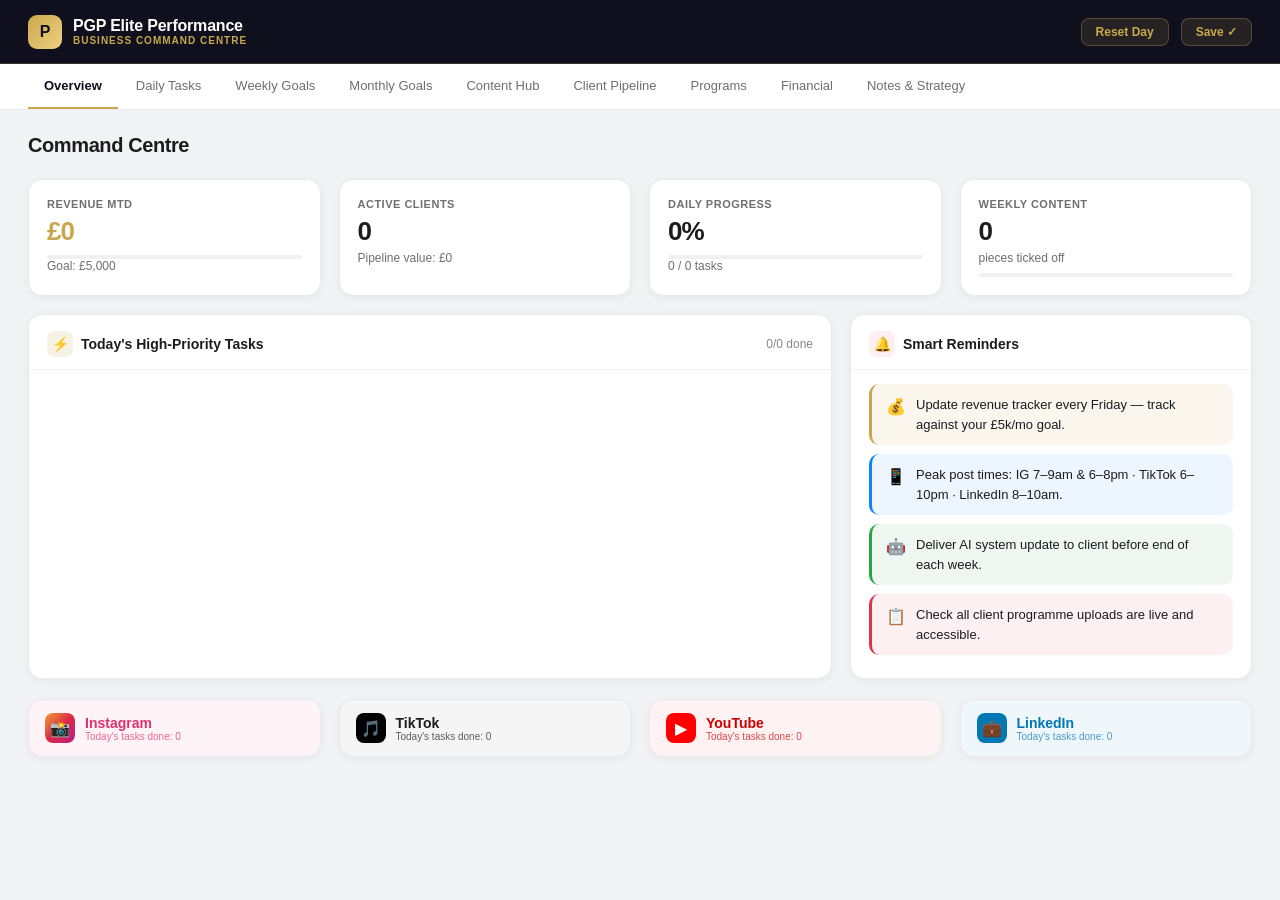
<file: index.html>
<!DOCTYPE html>
<html lang="en">
<head>
<meta charset="UTF-8"/>
<meta name="viewport" content="width=device-width, initial-scale=1.0"/>
<title>PGP Elite Performance — Command Centre</title>
<style>
*{box-sizing:border-box;margin:0;padding:0}
body{font-family:-apple-system,BlinkMacSystemFont,'Segoe UI',sans-serif;background:#f2f3f5;color:#1c1c1e;min-height:100vh}

/* ─── HEADER ─── */
.hdr{background:#0f0f1e;height:64px;display:flex;align-items:center;justify-content:space-between;padding:0 28px;position:sticky;top:0;z-index:200;border-bottom:1px solid rgba(201,168,76,.25)}
.hdr-logo{display:flex;align-items:center;gap:11px}
.hdr-logo-box{width:34px;height:34px;background:linear-gradient(135deg,#c9a84c,#f0d080);border-radius:9px;display:flex;align-items:center;justify-content:center;font-weight:800;font-size:16px;color:#0f0f1e}
.hdr-title{color:#fff;font-size:16px;font-weight:600;letter-spacing:-.2px}
.hdr-sub{color:#c9a84c;font-size:10px;font-weight:600;text-transform:uppercase;letter-spacing:1px}
.hdr-right{display:flex;align-items:center;gap:12px}
.hdr-date{color:rgba(255,255,255,.55);font-size:12px}
.hdr-btn{background:rgba(201,168,76,.12);border:1px solid rgba(201,168,76,.3);color:#c9a84c;padding:6px 14px;border-radius:8px;font-size:12px;font-weight:600;cursor:pointer}
.hdr-btn:hover{background:rgba(201,168,76,.22)}

/* ─── NAV ─── */
.nav{background:#fff;border-bottom:1px solid #e8eaed;padding:0 28px;display:flex;gap:2px;overflow-x:auto;scrollbar-width:none}
.nav::-webkit-scrollbar{display:none}
.nav-tab{padding:14px 16px;font-size:13px;font-weight:500;color:#6e6e73;cursor:pointer;border-bottom:2.5px solid transparent;white-space:nowrap;transition:all .18s;user-select:none}
.nav-tab:hover{color:#1c1c1e}
.nav-tab.on{color:#0f0f1e;border-bottom-color:#c9a84c;font-weight:700}

/* ─── PAGES ─── */
main{padding:24px 28px;max-width:1640px;margin:0 auto}
.pg{display:none}
.pg.on{display:block}
.pg-title{font-size:20px;font-weight:700;letter-spacing:-.4px;margin-bottom:4px}
.pg-sub{font-size:13px;color:#6e6e73;margin-bottom:22px}

/* ─── GRIDS ─── */
.g2{display:grid;grid-template-columns:1fr 1fr;gap:18px}
.g3{display:grid;grid-template-columns:1fr 1fr 1fr;gap:18px}
.g4{display:grid;grid-template-columns:1fr 1fr 1fr 1fr;gap:18px}
.g21{display:grid;grid-template-columns:2fr 1fr;gap:18px}
.g12{display:grid;grid-template-columns:1fr 2fr;gap:18px}
.span2{grid-column:span 2}
.gap{height:20px}

/* ─── CARD ─── */
.card{background:#fff;border-radius:14px;border:1px solid #e8eaed;box-shadow:0 2px 10px rgba(0,0,0,.055);overflow:hidden}
.card-hd{padding:16px 18px 12px;border-bottom:1px solid #f0f0f0;display:flex;align-items:center;justify-content:space-between}
.card-hd-left{display:flex;align-items:center;gap:8px}
.card-icon{width:26px;height:26px;border-radius:7px;display:flex;align-items:center;justify-content:center;font-size:14px;flex-shrink:0}
.card-ttl{font-size:14px;font-weight:700;color:#1c1c1e}
.card-bd{padding:14px 18px}
.card-bd-sm{padding:10px 18px}

/* ─── STAT CARDS ─── */
.stat{background:#fff;border-radius:14px;border:1px solid #e8eaed;box-shadow:0 2px 10px rgba(0,0,0,.055);padding:18px;transition:transform .15s,box-shadow .15s}
.stat:hover{transform:translateY(-2px);box-shadow:0 6px 20px rgba(0,0,0,.1)}
.stat-lbl{font-size:11px;font-weight:600;color:#6e6e73;text-transform:uppercase;letter-spacing:.5px;margin-bottom:6px}
.stat-val{font-size:26px;font-weight:800;letter-spacing:-1px;margin-bottom:4px}
.stat-sub{font-size:12px;color:#6e6e73}
.stat-bar{height:4px;background:#f0f0f0;border-radius:2px;margin-top:8px;overflow:hidden}
.stat-fill{height:100%;border-radius:2px;background:linear-gradient(90deg,#c9a84c,#f0d080);transition:width .8s ease}
.green{color:#28a745}.red{color:#dc3545}.gold{color:#c9a84c}.blue{color:#0a84ff}

/* ─── TODO ─── */
.todo-group{margin-bottom:2px}
.todo-group-title{font-size:10px;font-weight:700;text-transform:uppercase;letter-spacing:.8px;color:#aaa;padding:10px 0 4px}
.todo-item{display:flex;align-items:flex-start;gap:8px;padding:8px 6px;border-radius:8px;cursor:pointer;transition:background .12s;position:relative}
.todo-item:hover{background:#f8f8f8}
.todo-item:hover .todo-del{opacity:1}
.todo-item.done .todo-txt{text-decoration:line-through;color:#aaa}
.todo-check{width:17px;height:17px;border:2px solid #ddd;border-radius:5px;flex-shrink:0;margin-top:2px;display:flex;align-items:center;justify-content:center;font-size:10px;transition:all .15s}
.todo-item.done .todo-check{background:#28a745;border-color:#28a745;color:#fff}
.todo-txt{font-size:13px;line-height:1.4;flex:1}
.todo-tag{font-size:10px;font-weight:700;padding:2px 7px;border-radius:20px;flex-shrink:0;margin-top:2px}
.t-ig{background:rgba(225,48,108,.1);color:#e1306c}
.t-tt{background:rgba(0,0,0,.07);color:#333}
.t-yt{background:rgba(255,0,0,.08);color:#c00}
.t-li{background:rgba(0,119,181,.1);color:#0077b5}
.t-fin{background:rgba(40,167,69,.1);color:#1a7a30}
.t-cli{background:rgba(88,86,214,.1);color:#5856d6}
.t-ops{background:rgba(201,168,76,.15);color:#7a5e0a}
.t-ai{background:rgba(10,132,255,.1);color:#0a84ff}
.todo-del{opacity:0;background:none;border:none;color:#ccc;cursor:pointer;font-size:14px;padding:0 4px;line-height:1;transition:opacity .15s;flex-shrink:0;margin-top:1px}
.todo-del:hover{color:#dc3545}
.p-dot{width:6px;height:6px;border-radius:50%;flex-shrink:0;margin-top:5px}
.ph{background:#dc3545}.pm{background:#c9a84c}.pl{background:#28a745}

/* ─── ADD ROW ─── */
.add-row{display:flex;gap:8px;margin-top:10px}
.add-inp{flex:1;padding:8px 11px;border-radius:8px;border:1px solid #e8eaed;font-size:13px;background:#f8f9fa;color:#1c1c1e;outline:none;transition:border-color .15s;font-family:inherit}
.add-inp:focus{border-color:#c9a84c;background:#fff}
.add-btn{padding:8px 14px;background:#0f0f1e;color:#c9a84c;border:none;border-radius:8px;font-size:13px;font-weight:700;cursor:pointer;white-space:nowrap}
.add-btn:hover{background:#1e1e3a}

/* ─── PLATFORM HEADERS ─── */
.plat-hd{padding:13px 16px;display:flex;align-items:center;gap:10px}
.plat-icon{width:30px;height:30px;border-radius:8px;display:flex;align-items:center;justify-content:center;font-size:16px;color:#fff}
.ig-bg{background:linear-gradient(135deg,#f09433,#e6683c,#dc2743,#cc2366,#bc1888)}
.tt-bg{background:#010101}
.yt-bg{background:#ff0000}
.li-bg{background:#0077b5}
.plat-nm{font-size:14px;font-weight:800}
.plat-nm-sub{font-size:10px;opacity:.7}
.content-row{display:flex;align-items:center;gap:8px;padding:8px 0;border-bottom:1px solid #f5f5f5;font-size:13px}
.content-row:last-child{border-bottom:none}
.content-type{font-weight:700;width:85px;flex-shrink:0;font-size:11px;color:#888}
.content-idea{flex:1}
.status-pill{font-size:10px;font-weight:700;padding:3px 8px;border-radius:20px;cursor:pointer;user-select:none;flex-shrink:0}
.s-todo{background:rgba(110,110,115,.1);color:#888}
.s-film{background:rgba(255,149,0,.12);color:#c57a00}
.s-edit{background:rgba(10,132,255,.1);color:#0a84ff}
.s-done{background:rgba(40,167,69,.1);color:#1a7a30}
.content-del{background:none;border:none;color:#ddd;cursor:pointer;font-size:13px;padding:0 2px}
.content-del:hover{color:#dc3545}

/* ─── PIPELINE ─── */
.pipe-wrap{display:grid;grid-template-columns:repeat(5,1fr);gap:12px}
.pipe-col{background:#f8f9fa;border-radius:11px;padding:12px;min-height:180px}
.pipe-col-title{font-size:10px;font-weight:800;text-transform:uppercase;letter-spacing:.7px;margin-bottom:10px;padding-bottom:8px;border-bottom:2px solid #eee}
.pipe-card{background:#fff;border-radius:9px;padding:10px;margin-bottom:8px;border:1px solid #eee;font-size:12px;box-shadow:0 1px 4px rgba(0,0,0,.05)}
.pipe-card:hover{border-color:#c9a84c}
.pipe-card-name{font-weight:700;margin-bottom:2px;font-size:13px}
.pipe-card-detail{color:#888;font-size:11px}
.pipe-card-val{font-weight:800;color:#c9a84c;font-size:12px;margin-top:5px}
.pipe-actions{display:flex;gap:5px;margin-top:6px;flex-wrap:wrap}
.pipe-btn{font-size:10px;padding:2px 8px;border:none;border-radius:5px;cursor:pointer;font-weight:700}
.pipe-next{background:rgba(40,167,69,.12);color:#1a7a30}
.pipe-rm{background:rgba(220,53,69,.08);color:#dc3545}

/* ─── PROGRAM ITEMS ─── */
.prog-item{display:flex;align-items:center;gap:11px;padding:10px 14px;border-radius:10px;background:#f8f9fa;margin-bottom:8px;cursor:pointer;transition:background .15s}
.prog-item:hover{background:rgba(201,168,76,.07)}
.prog-item.done{opacity:.55}
.prog-item.done .prog-name{text-decoration:line-through}
.prog-cb{width:20px;height:20px;border:2px solid #ddd;border-radius:6px;flex-shrink:0;display:flex;align-items:center;justify-content:center;font-size:12px;transition:all .15s}
.prog-item.done .prog-cb{background:#28a745;border-color:#28a745;color:#fff}
.prog-info{flex:1}
.prog-name{font-size:13px;font-weight:700}
.prog-meta{font-size:11px;color:#888;margin-top:2px}
.prog-badge{font-size:10px;font-weight:700;padding:3px 9px;border-radius:20px;cursor:pointer;user-select:none;flex-shrink:0}
.b-live{background:rgba(40,167,69,.1);color:#1a7a30}
.b-wip{background:rgba(255,149,0,.12);color:#c57a00}
.b-todo{background:rgba(110,110,115,.1);color:#888}
.prog-del{background:none;border:none;color:#ddd;cursor:pointer;font-size:14px;padding:0 4px;flex-shrink:0}
.prog-del:hover{color:#dc3545}

/* ─── FINANCIAL ─── */
.fin-row{display:flex;justify-content:space-between;align-items:center;padding:10px 0;border-bottom:1px solid #f5f5f5;font-size:13px}
.fin-row:last-child{border-bottom:none}
.fin-lbl{color:#666}
.fin-val{font-weight:800}
.fin-entry{display:flex;justify-content:space-between;align-items:center;padding:8px 0;border-bottom:1px solid #f8f8f8;font-size:13px}
.fin-entry:last-child{border-bottom:none}
.fin-entry-del{background:none;border:none;color:#ccc;cursor:pointer;font-size:13px}
.fin-entry-del:hover{color:#dc3545}

/* ─── GOAL BAR ─── */
.goal-row{margin-bottom:14px}
.goal-hd{display:flex;justify-content:space-between;align-items:baseline;margin-bottom:5px}
.goal-name{font-size:13px;font-weight:700}
.goal-nums{font-size:11px;color:#888}
.goal-track{height:7px;background:#f0f0f0;border-radius:4px;overflow:hidden}
.goal-fill{height:100%;background:linear-gradient(90deg,#c9a84c,#f0d080);border-radius:4px;transition:width .9s ease}

/* ─── ALERT BOXES ─── */
.alert{display:flex;gap:10px;align-items:flex-start;padding:11px 14px;border-radius:10px;margin-bottom:9px;font-size:13px;line-height:1.5}
.alert-ico{font-size:16px;flex-shrink:0}
.a-gold{background:rgba(201,168,76,.1);border-left:3px solid #c9a84c}
.a-blue{background:rgba(10,132,255,.07);border-left:3px solid #0a84ff}
.a-green{background:rgba(40,167,69,.08);border-left:3px solid #28a745}
.a-red{background:rgba(220,53,69,.07);border-left:3px solid #dc3545}

/* ─── SELECT ─── */
.sel{padding:8px 11px;border-radius:8px;border:1px solid #e8eaed;font-size:13px;background:#f8f9fa;color:#1c1c1e;outline:none;font-family:inherit}

/* ─── TEXTAREA ─── */
.note-area{width:100%;border:none;outline:none;resize:none;font-size:13px;line-height:1.8;color:#1c1c1e;background:transparent;font-family:inherit;min-height:200px}

/* ─── TOAST ─── */
#toast{position:fixed;bottom:22px;right:22px;background:#0f0f1e;color:#c9a84c;padding:11px 20px;border-radius:10px;font-size:13px;font-weight:700;z-index:9999;box-shadow:0 4px 16px rgba(0,0,0,.2);opacity:0;transition:opacity .25s;pointer-events:none}

/* ─── RESPONSIVE ─── */
@media(max-width:1100px){.g4{grid-template-columns:1fr 1fr}.pipe-wrap{grid-template-columns:repeat(3,1fr)}}
@media(max-width:820px){.g3,.g2,.g21,.g12{grid-template-columns:1fr}.g4{grid-template-columns:1fr}.pipe-wrap{grid-template-columns:1fr 1fr}main{padding:14px}}
</style>
</head>
<body>

<!-- HEADER -->
<div class="hdr">
  <div class="hdr-logo">
    <div class="hdr-logo-box">P</div>
    <div>
      <div class="hdr-title">PGP Elite Performance</div>
      <div class="hdr-sub">Business Command Centre</div>
    </div>
  </div>
  <div class="hdr-right">
    <span class="hdr-date" id="hdr-date"></span>
    <button class="hdr-btn" onclick="resetDaily()">Reset Day</button>
    <button class="hdr-btn" onclick="save()">Save ✓</button>
  </div>
</div>

<!-- NAV -->
<div class="nav" id="nav">
  <div class="nav-tab on"  data-pg="overview">Overview</div>
  <div class="nav-tab"     data-pg="daily">Daily Tasks</div>
  <div class="nav-tab"     data-pg="weekly">Weekly Goals</div>
  <div class="nav-tab"     data-pg="monthly">Monthly Goals</div>
  <div class="nav-tab"     data-pg="content">Content Hub</div>
  <div class="nav-tab"     data-pg="pipeline">Client Pipeline</div>
  <div class="nav-tab"     data-pg="programs">Programs</div>
  <div class="nav-tab"     data-pg="financial">Financial</div>
  <div class="nav-tab"     data-pg="notes">Notes & Strategy</div>
</div>

<main>

<!-- ══════════════════ OVERVIEW ══════════════════ -->
<div class="pg on" id="pg-overview">
  <div class="pg-title">Command Centre</div>
  <div class="pg-sub" id="greeting"></div>

  <div class="g4" style="margin-bottom:18px">
    <div class="stat"><div class="stat-lbl">Revenue MTD</div><div class="stat-val gold" id="ov-rev">£0</div><div class="stat-bar"><div class="stat-fill" id="ov-rev-bar" style="width:0%"></div></div><div class="stat-sub">Goal: <span id="ov-rev-goal">£5,000</span></div></div>
    <div class="stat"><div class="stat-lbl">Active Clients</div><div class="stat-val" id="ov-cli">0</div><div class="stat-sub">Pipeline value: <span id="ov-pipe-val">£0</span></div></div>
    <div class="stat"><div class="stat-lbl">Daily Progress</div><div class="stat-val" id="ov-daily-pct">0%</div><div class="stat-bar"><div class="stat-fill" id="ov-daily-bar" style="width:0%"></div></div><div class="stat-sub" id="ov-daily-sub">0 / 0 tasks</div></div>
    <div class="stat"><div class="stat-lbl">Weekly Content</div><div class="stat-val" id="ov-content">0</div><div class="stat-sub">pieces ticked off</div><div class="stat-bar"><div class="stat-fill" id="ov-content-bar" style="width:0%"></div></div></div>
  </div>

  <div class="g21">
    <div class="card">
      <div class="card-hd"><div class="card-hd-left"><div class="card-icon" style="background:rgba(201,168,76,.15)">⚡</div><div class="card-ttl">Today's High-Priority Tasks</div></div><span style="font-size:12px;color:#888" id="ov-prog-lbl">0/0 done</span></div>
      <div class="card-bd" id="ov-tasks-list"></div>
    </div>
    <div class="card">
      <div class="card-hd"><div class="card-hd-left"><div class="card-icon" style="background:rgba(220,53,69,.08)">🔔</div><div class="card-ttl">Smart Reminders</div></div></div>
      <div class="card-bd">
        <div class="alert a-gold"><span class="alert-ico">💰</span><span>Update revenue tracker every Friday — track against your £5k/mo goal.</span></div>
        <div class="alert a-blue"><span class="alert-ico">📱</span><span>Peak post times: IG 7–9am &amp; 6–8pm · TikTok 6–10pm · LinkedIn 8–10am.</span></div>
        <div class="alert a-green"><span class="alert-ico">🤖</span><span>Deliver AI system update to client before end of each week.</span></div>
        <div class="alert a-red"><span class="alert-ico">📋</span><span>Check all client programme uploads are live and accessible.</span></div>
      </div>
    </div>
  </div>

  <div class="gap"></div>

  <div class="g4">
    <div class="card" style="overflow:hidden">
      <div class="plat-hd" style="background:rgba(225,48,108,.06)"><div class="plat-icon ig-bg">📸</div><div><div class="plat-nm" style="color:#e1306c">Instagram</div><div class="plat-nm-sub" style="color:#e1306c">Today's tasks done: <span id="ov-ig">0</span></div></div></div>
    </div>
    <div class="card" style="overflow:hidden">
      <div class="plat-hd" style="background:rgba(0,0,0,.04)"><div class="plat-icon tt-bg">🎵</div><div><div class="plat-nm">TikTok</div><div class="plat-nm-sub">Today's tasks done: <span id="ov-tt">0</span></div></div></div>
    </div>
    <div class="card" style="overflow:hidden">
      <div class="plat-hd" style="background:rgba(255,0,0,.05)"><div class="plat-icon yt-bg">▶</div><div><div class="plat-nm" style="color:#c00">YouTube</div><div class="plat-nm-sub" style="color:#c00">Today's tasks done: <span id="ov-yt">0</span></div></div></div>
    </div>
    <div class="card" style="overflow:hidden">
      <div class="plat-hd" style="background:rgba(0,119,181,.06)"><div class="plat-icon li-bg">💼</div><div><div class="plat-nm" style="color:#0077b5">LinkedIn</div><div class="plat-nm-sub" style="color:#0077b5">Today's tasks done: <span id="ov-li">0</span></div></div></div>
    </div>
  </div>
</div>

<!-- ══════════════════ DAILY TASKS ══════════════════ -->
<div class="pg" id="pg-daily">
  <div class="pg-title">Daily Task List</div>
  <div class="pg-sub">Click to tick off. Red dot = high priority. Add your own below each list.</div>
  <div class="g3">
    <div class="card">
      <div class="card-hd"><div class="card-hd-left"><div class="card-icon" style="background:rgba(255,204,0,.15)">🌅</div><div class="card-ttl">Morning Routine</div></div></div>
      <div class="card-bd"><div id="list-daily-morning"></div><div class="add-row"><input class="add-inp" id="inp-daily-morning" placeholder="Add task..." onkeydown="enterAdd(event,'daily-morning','ops')"/><button class="add-btn" onclick="addItem('daily-morning',document.getElementById('inp-daily-morning').value,'ops');document.getElementById('inp-daily-morning').value=''">+</button></div></div>
    </div>
    <div class="card">
      <div class="card-hd"><div class="card-hd-left"><div class="card-icon" style="background:rgba(225,48,108,.1)">📱</div><div class="card-ttl">Content Tasks</div></div></div>
      <div class="card-bd">
        <div style="font-size:10px;font-weight:700;text-transform:uppercase;letter-spacing:.8px;color:#e1306c;padding:4px 0 2px">Instagram</div>
        <div id="list-daily-ig"></div>
        <div style="font-size:10px;font-weight:700;text-transform:uppercase;letter-spacing:.8px;color:#333;padding:8px 0 2px">TikTok</div>
        <div id="list-daily-tt"></div>
        <div style="font-size:10px;font-weight:700;text-transform:uppercase;letter-spacing:.8px;color:#c00;padding:8px 0 2px">YouTube</div>
        <div id="list-daily-yt"></div>
        <div style="font-size:10px;font-weight:700;text-transform:uppercase;letter-spacing:.8px;color:#0077b5;padding:8px 0 2px">LinkedIn</div>
        <div id="list-daily-li"></div>
        <div class="add-row"><input class="add-inp" id="inp-daily-content" placeholder="Add content task..."/><select class="sel" id="sel-daily-content" style="width:80px"><option value="ig">IG</option><option value="tt">TT</option><option value="yt">YT</option><option value="li">LI</option></select><button class="add-btn" onclick="addContentDaily()">+</button></div>
      </div>
    </div>
    <div class="card">
      <div class="card-hd"><div class="card-hd-left"><div class="card-icon" style="background:rgba(88,86,214,.1)">💼</div><div class="card-ttl">Business & Clients</div></div></div>
      <div class="card-bd">
        <div style="font-size:10px;font-weight:700;text-transform:uppercase;letter-spacing:.8px;color:#5856d6;padding:4px 0 2px">Client Work</div>
        <div id="list-daily-client"></div>
        <div style="font-size:10px;font-weight:700;text-transform:uppercase;letter-spacing:.8px;color:#0a84ff;padding:8px 0 2px">AI Systems</div>
        <div id="list-daily-ai"></div>
        <div style="font-size:10px;font-weight:700;text-transform:uppercase;letter-spacing:.8px;color:#1a7a30;padding:8px 0 2px">Finance & Admin</div>
        <div id="list-daily-fin"></div>
        <div class="add-row"><input class="add-inp" id="inp-daily-biz" placeholder="Add task..."/><select class="sel" id="sel-daily-biz" style="width:90px"><option value="cli">Client</option><option value="ai">AI</option><option value="fin">Finance</option><option value="ops">Ops</option></select><button class="add-btn" onclick="addBizDaily()">+</button></div>
      </div>
    </div>
  </div>
</div>

<!-- ══════════════════ WEEKLY GOALS ══════════════════ -->
<div class="pg" id="pg-weekly">
  <div class="pg-title">Weekly Goals</div>
  <div class="pg-sub">This week's targets. Reset every Monday.</div>
  <div class="g2">
    <div class="card">
      <div class="card-hd"><div class="card-hd-left"><div class="card-icon" style="background:rgba(225,48,108,.1)">📲</div><div class="card-ttl">Content This Week</div></div></div>
      <div class="card-bd">
        <div class="todo-group"><div class="todo-group-title" style="color:#e1306c">Instagram</div><div id="list-weekly-ig"></div></div>
        <div class="todo-group"><div class="todo-group-title">TikTok</div><div id="list-weekly-tt"></div></div>
        <div class="todo-group"><div class="todo-group-title" style="color:#c00">YouTube</div><div id="list-weekly-yt"></div></div>
        <div class="todo-group"><div class="todo-group-title" style="color:#0077b5">LinkedIn</div><div id="list-weekly-li"></div></div>
        <div class="add-row"><input class="add-inp" id="inp-weekly-content" placeholder="Add weekly content goal..."/><select class="sel" id="sel-weekly-content" style="width:80px"><option value="ig">IG</option><option value="tt">TT</option><option value="yt">YT</option><option value="li">LI</option></select><button class="add-btn" onclick="addWeeklyContent()">+</button></div>
      </div>
    </div>
    <div class="card">
      <div class="card-hd"><div class="card-hd-left"><div class="card-icon" style="background:rgba(40,167,69,.1)">📈</div><div class="card-ttl">Business This Week</div></div></div>
      <div class="card-bd">
        <div class="todo-group"><div class="todo-group-title" style="color:#5856d6">Client Work</div><div id="list-weekly-client"></div></div>
        <div class="todo-group"><div class="todo-group-title" style="color:#1a7a30">Financial</div><div id="list-weekly-fin"></div></div>
        <div class="todo-group"><div class="todo-group-title" style="color:#0a84ff">AI Systems</div><div id="list-weekly-ai"></div></div>
        <div class="todo-group"><div class="todo-group-title" style="color:#7a5e0a">Operations</div><div id="list-weekly-ops"></div></div>
        <div class="add-row"><input class="add-inp" id="inp-weekly-biz" placeholder="Add weekly business goal..."/><select class="sel" id="sel-weekly-biz" style="width:90px"><option value="cli">Client</option><option value="fin">Finance</option><option value="ai">AI</option><option value="ops">Ops</option></select><button class="add-btn" onclick="addWeeklyBiz()">+</button></div>
      </div>
    </div>
  </div>
</div>

<!-- ══════════════════ MONTHLY GOALS ══════════════════ -->
<div class="pg" id="pg-monthly">
  <div class="pg-title">Monthly Goals</div>
  <div class="pg-sub">Big-picture targets. Update the numbers on the right.</div>
  <div class="g3" style="margin-bottom:18px">
    <div class="card span2">
      <div class="card-hd"><div class="card-hd-left"><div class="card-icon" style="background:rgba(201,168,76,.15)">🎯</div><div class="card-ttl">Monthly Progress Bars</div></div></div>
      <div class="card-bd" id="monthly-goals-bars"></div>
    </div>
    <div class="card">
      <div class="card-hd"><div class="card-hd-left"><div class="card-icon" style="background:rgba(10,132,255,.1)">✏️</div><div class="card-ttl">Update Numbers</div></div></div>
      <div class="card-bd" id="monthly-inputs"></div>
    </div>
  </div>
  <div class="g2">
    <div class="card">
      <div class="card-hd"><div class="card-hd-left"><div class="card-icon" style="background:rgba(225,48,108,.1)">📲</div><div class="card-ttl">Monthly Content Plan</div></div></div>
      <div class="card-bd">
        <div class="todo-group"><div class="todo-group-title" style="color:#e1306c">Instagram</div><div id="list-monthly-ig"></div></div>
        <div class="todo-group"><div class="todo-group-title">TikTok</div><div id="list-monthly-tt"></div></div>
        <div class="todo-group"><div class="todo-group-title" style="color:#c00">YouTube</div><div id="list-monthly-yt"></div></div>
        <div class="todo-group"><div class="todo-group-title" style="color:#0077b5">LinkedIn</div><div id="list-monthly-li"></div></div>
        <div class="add-row"><input class="add-inp" id="inp-monthly-content" placeholder="Add monthly content goal..."/><select class="sel" id="sel-monthly-content" style="width:80px"><option value="ig">IG</option><option value="tt">TT</option><option value="yt">YT</option><option value="li">LI</option></select><button class="add-btn" onclick="addMonthlyContent()">+</button></div>
      </div>
    </div>
    <div class="card">
      <div class="card-hd"><div class="card-hd-left"><div class="card-icon" style="background:rgba(40,167,69,.1)">🚀</div><div class="card-ttl">Monthly Business Goals</div></div></div>
      <div class="card-bd">
        <div class="todo-group"><div class="todo-group-title" style="color:#5856d6">Growth & Acquisition</div><div id="list-monthly-growth"></div></div>
        <div class="todo-group"><div class="todo-group-title" style="color:#1a7a30">Financial</div><div id="list-monthly-fin"></div></div>
        <div class="todo-group"><div class="todo-group-title" style="color:#0a84ff">AI Systems</div><div id="list-monthly-ai"></div></div>
        <div class="todo-group"><div class="todo-group-title" style="color:#7a5e0a">Operations</div><div id="list-monthly-ops"></div></div>
        <div class="add-row"><input class="add-inp" id="inp-monthly-biz" placeholder="Add monthly business goal..."/><select class="sel" id="sel-monthly-biz" style="width:90px"><option value="cli">Client</option><option value="fin">Finance</option><option value="ai">AI</option><option value="ops">Ops</option></select><button class="add-btn" onclick="addMonthlyBiz()">+</button></div>
      </div>
    </div>
  </div>
</div>

<!-- ══════════════════ CONTENT HUB ══════════════════ -->
<div class="pg" id="pg-content">
  <div class="pg-title">Content Hub</div>
  <div class="pg-sub">Click the status pill to cycle: To Do → Filming → Editing → Done. Add new pieces below each platform.</div>
  <div class="g2" style="margin-bottom:18px">
    <div class="card">
      <div class="plat-hd ig-bg"><div class="plat-icon" style="background:rgba(255,255,255,.2)">📸</div><div><div class="plat-nm" style="color:#fff">Instagram</div><div class="plat-nm-sub" style="color:rgba(255,255,255,.8)">Reels · Carousels · Stories · Lives</div></div></div>
      <div class="card-bd"><div id="cnt-ig"></div><div class="add-row"><input class="add-inp" id="inp-cnt-ig-idea" placeholder="Content idea..."/><input class="add-inp" id="inp-cnt-ig-type" placeholder="Type (Reel/Post…)" style="max-width:130px"/><button class="add-btn" onclick="addContent('ig')">+</button></div></div>
    </div>
    <div class="card">
      <div class="plat-hd tt-bg"><div class="plat-icon" style="background:rgba(255,255,255,.1)">🎵</div><div><div class="plat-nm" style="color:#fff">TikTok</div><div class="plat-nm-sub" style="color:rgba(255,255,255,.7)">Short-form · Series · Duets · Lives</div></div></div>
      <div class="card-bd"><div id="cnt-tt"></div><div class="add-row"><input class="add-inp" id="inp-cnt-tt-idea" placeholder="Content idea..."/><input class="add-inp" id="inp-cnt-tt-type" placeholder="Type (Short/Series…)" style="max-width:130px"/><button class="add-btn" onclick="addContent('tt')">+</button></div></div>
    </div>
    <div class="card">
      <div class="plat-hd yt-bg"><div class="plat-icon" style="background:rgba(255,255,255,.2)">▶</div><div><div class="plat-nm" style="color:#fff">YouTube</div><div class="plat-nm-sub" style="color:rgba(255,255,255,.8)">Long-form · Shorts · Podcasts</div></div></div>
      <div class="card-bd"><div id="cnt-yt"></div><div class="add-row"><input class="add-inp" id="inp-cnt-yt-idea" placeholder="Content idea..."/><input class="add-inp" id="inp-cnt-yt-type" placeholder="Type (Video/Short…)" style="max-width:130px"/><button class="add-btn" onclick="addContent('yt')">+</button></div></div>
    </div>
    <div class="card">
      <div class="plat-hd li-bg"><div class="plat-icon" style="background:rgba(255,255,255,.2)">💼</div><div><div class="plat-nm" style="color:#fff">LinkedIn</div><div class="plat-nm-sub" style="color:rgba(255,255,255,.8)">Articles · Posts · Case Studies</div></div></div>
      <div class="card-bd"><div id="cnt-li"></div><div class="add-row"><input class="add-inp" id="inp-cnt-li-idea" placeholder="Content idea..."/><input class="add-inp" id="inp-cnt-li-type" placeholder="Type (Post/Article…)" style="max-width:130px"/><button class="add-btn" onclick="addContent('li')">+</button></div></div>
    </div>
  </div>
  <div class="card">
    <div class="card-hd"><div class="card-hd-left"><div class="card-icon" style="background:rgba(201,168,76,.15)">💡</div><div class="card-ttl">Ideas Bank</div></div></div>
    <div class="card-bd"><div id="ideas-bank"></div><div class="add-row"><input class="add-inp" id="inp-idea" placeholder="Drop any content idea here..."/><button class="add-btn" onclick="addIdea()">+ Save Idea</button></div></div>
  </div>
</div>

<!-- ══════════════════ PIPELINE ══════════════════ -->
<div class="pg" id="pg-pipeline">
  <div class="pg-title">Client Pipeline</div>
  <div class="pg-sub">Track every prospect from first contact to active client. Click → Next to advance a lead.</div>
  <div class="pipe-wrap" id="pipe-board"></div>
  <div class="gap"></div>
  <div class="card">
    <div class="card-hd"><div class="card-hd-left"><div class="card-icon" style="background:rgba(40,167,69,.1)">➕</div><div class="card-ttl">Add New Lead</div></div></div>
    <div class="card-bd">
      <div class="add-row" style="flex-wrap:wrap">
        <input class="add-inp" id="lead-name" placeholder="Name" style="min-width:130px;flex:2"/>
        <input class="add-inp" id="lead-detail" placeholder="Source / Notes" style="min-width:160px;flex:3"/>
        <input class="add-inp" id="lead-value" placeholder="Value £" type="number" style="min-width:90px;flex:1"/>
        <select class="sel" id="lead-stage">
          <option value="0">Lead</option><option value="1">Contacted</option><option value="2">Discovery Call</option><option value="3">Proposal Sent</option><option value="4">Active Client</option>
        </select>
        <button class="add-btn" onclick="addLead()">Add Lead</button>
      </div>
    </div>
  </div>
  <div class="gap"></div>
  <div class="card">
    <div class="card-hd"><div class="card-hd-left"><div class="card-icon" style="background:rgba(88,86,214,.1)">📋</div><div class="card-ttl">Client Acquisition Checklist</div></div></div>
    <div class="card-bd"><div id="list-acq"></div><div class="add-row"><input class="add-inp" id="inp-acq" placeholder="Add acquisition task..." onkeydown="enterAdd(event,'acq','cli')"/><button class="add-btn" onclick="addItem('acq',document.getElementById('inp-acq').value,'cli');document.getElementById('inp-acq').value=''">+</button></div></div>
  </div>
</div>

<!-- ══════════════════ PROGRAMS ══════════════════ -->
<div class="pg" id="pg-programs">
  <div class="pg-title">Programs & Products</div>
  <div class="pg-sub">Track every offer, AI system and digital product. Click the badge to cycle status. Click the row to mark complete.</div>
  <div class="g2">
    <div class="card">
      <div class="card-hd"><div class="card-hd-left"><div class="card-icon" style="background:rgba(88,86,214,.1)">🏋️</div><div class="card-ttl">Coaching Programs</div></div><button class="hdr-btn" onclick="addProg('coaching')">+ Add</button></div>
      <div class="card-bd" id="progs-coaching"></div>
    </div>
    <div class="card">
      <div class="card-hd"><div class="card-hd-left"><div class="card-icon" style="background:rgba(10,132,255,.1)">🤖</div><div class="card-ttl">AI Systems</div></div><button class="hdr-btn" onclick="addProg('ai')">+ Add</button></div>
      <div class="card-bd" id="progs-ai"></div>
    </div>
    <div class="card">
      <div class="card-hd"><div class="card-hd-left"><div class="card-icon" style="background:rgba(201,168,76,.15)">📦</div><div class="card-ttl">Digital Products</div></div><button class="hdr-btn" onclick="addProg('digital')">+ Add</button></div>
      <div class="card-bd" id="progs-digital"></div>
    </div>
    <div class="card">
      <div class="card-hd"><div class="card-hd-left"><div class="card-icon" style="background:rgba(40,167,69,.1)">📋</div><div class="card-ttl">Upload & Delivery Checklist</div></div></div>
      <div class="card-bd"><div id="list-upload"></div><div class="add-row"><input class="add-inp" id="inp-upload" placeholder="Add upload/delivery task..." onkeydown="enterAdd(event,'upload','ops')"/><button class="add-btn" onclick="addItem('upload',document.getElementById('inp-upload').value,'ops');document.getElementById('inp-upload').value=''">+</button></div></div>
    </div>
  </div>
</div>

<!-- ══════════════════ FINANCIAL ══════════════════ -->
<div class="pg" id="pg-financial">
  <div class="pg-title">Financial Dashboard</div>
  <div class="pg-sub">Track all income, expenses, and profit in real time.</div>

  <div class="g4" style="margin-bottom:18px">
    <div class="stat"><div class="stat-lbl">Revenue MTD</div><div class="stat-val green" id="fin-rev">£0</div><div class="stat-sub">Month to date</div></div>
    <div class="stat"><div class="stat-lbl">Expenses MTD</div><div class="stat-val red" id="fin-exp">£0</div><div class="stat-sub">Month to date</div></div>
    <div class="stat"><div class="stat-lbl">Net Profit MTD</div><div class="stat-val gold" id="fin-profit">£0</div><div class="stat-sub">Revenue − Expenses</div></div>
    <div class="stat"><div class="stat-lbl">Profit Margin</div><div class="stat-val" id="fin-margin">0%</div><div class="stat-bar"><div class="stat-fill" id="fin-margin-bar" style="width:0%"></div></div><div class="stat-sub">This month</div></div>
  </div>

  <div class="g2">
    <div class="card">
      <div class="card-hd"><div class="card-hd-left"><div class="card-icon" style="background:rgba(40,167,69,.1)">💰</div><div class="card-ttl">Revenue Log</div></div></div>
      <div class="card-bd"><div id="rev-log"><p style="font-size:13px;color:#aaa;text-align:center;padding:12px 0">No entries yet</p></div></div>
      <div class="card-bd-sm" style="border-top:1px solid #f5f5f5"><div class="add-row"><input class="add-inp" id="rev-desc" placeholder="Description" style="flex:3"/><input class="add-inp" id="rev-amt" placeholder="Amount £" type="number" style="flex:1;min-width:90px"/><button class="add-btn" onclick="addRev()">Add</button></div></div>
    </div>
    <div class="card">
      <div class="card-hd"><div class="card-hd-left"><div class="card-icon" style="background:rgba(220,53,69,.08)">📤</div><div class="card-ttl">Expense Log</div></div></div>
      <div class="card-bd"><div id="exp-log"><p style="font-size:13px;color:#aaa;text-align:center;padding:12px 0">No entries yet</p></div></div>
      <div class="card-bd-sm" style="border-top:1px solid #f5f5f5"><div class="add-row"><input class="add-inp" id="exp-desc" placeholder="Description" style="flex:3"/><input class="add-inp" id="exp-amt" placeholder="Amount £" type="number" style="flex:1;min-width:90px"/><button class="add-btn" style="background:#9b1c1c" onclick="addExp()">Add</button></div></div>
    </div>
  </div>
  <div class="gap"></div>
  <div class="g3">
    <div class="card">
      <div class="card-hd"><div class="card-hd-left"><div class="card-icon" style="background:rgba(201,168,76,.15)">🎯</div><div class="card-ttl">Financial Goals</div></div></div>
      <div class="card-bd">
        <div class="fin-row"><span class="fin-lbl">Monthly Revenue Goal</span><span class="fin-val gold" contenteditable>£5,000</span></div>
        <div class="fin-row"><span class="fin-lbl">Monthly Expense Budget</span><span class="fin-val" contenteditable>£800</span></div>
        <div class="fin-row"><span class="fin-lbl">Profit Target / month</span><span class="fin-val green" contenteditable>£4,200</span></div>
        <div class="fin-row"><span class="fin-lbl">Annual Revenue Target</span><span class="fin-val gold" contenteditable>£60,000</span></div>
        <div class="fin-row"><span class="fin-lbl">Tax Set-Aside %</span><span class="fin-val" contenteditable>20%</span></div>
      </div>
    </div>
    <div class="card">
      <div class="card-hd"><div class="card-hd-left"><div class="card-icon" style="background:rgba(10,132,255,.1)">📊</div><div class="card-ttl">Revenue by Stream</div></div></div>
      <div class="card-bd">
        <div class="fin-row"><span class="fin-lbl">1:1 Coaching</span><span class="fin-val" contenteditable>£0</span></div>
        <div class="fin-row"><span class="fin-lbl">Group Coaching</span><span class="fin-val" contenteditable>£0</span></div>
        <div class="fin-row"><span class="fin-lbl">AI Systems (coaches)</span><span class="fin-val" contenteditable>£0</span></div>
        <div class="fin-row"><span class="fin-lbl">Digital Products</span><span class="fin-val" contenteditable>£0</span></div>
        <div class="fin-row"><span class="fin-lbl">Affiliate / Other</span><span class="fin-val" contenteditable>£0</span></div>
      </div>
    </div>
    <div class="card">
      <div class="card-hd"><div class="card-hd-left"><div class="card-icon" style="background:rgba(40,167,69,.1)">✅</div><div class="card-ttl">Financial Checklist</div></div></div>
      <div class="card-bd"><div id="list-fin-check"></div><div class="add-row"><input class="add-inp" id="inp-fin-check" placeholder="Add financial task..." onkeydown="enterAdd(event,'fin-check','fin')"/><button class="add-btn" onclick="addItem('fin-check',document.getElementById('inp-fin-check').value,'fin');document.getElementById('inp-fin-check').value=''">+</button></div></div>
    </div>
  </div>
</div>

<!-- ══════════════════ NOTES ══════════════════ -->
<div class="pg" id="pg-notes">
  <div class="pg-title">Notes & Strategy</div>
  <div class="pg-sub">Capture ideas, strategy, and plans. Auto-saved.</div>
  <div class="g2">
    <div class="card"><div class="card-hd"><div class="card-hd-left"><div class="card-icon" style="background:rgba(201,168,76,.15)">📝</div><div class="card-ttl">General Notes</div></div></div><div class="card-bd"><textarea class="note-area" id="note-general" placeholder="Ideas, reflections, next steps..." oninput="save()"></textarea></div></div>
    <div class="card"><div class="card-hd"><div class="card-hd-left"><div class="card-icon" style="background:rgba(10,132,255,.1)">🤖</div><div class="card-ttl">AI Systems Notes</div></div></div><div class="card-bd"><textarea class="note-area" id="note-ai" placeholder="Builds in progress, client requirements, ideas..." oninput="save()"></textarea></div></div>
    <div class="card"><div class="card-hd"><div class="card-hd-left"><div class="card-icon" style="background:rgba(225,48,108,.1)">📱</div><div class="card-ttl">Content Strategy</div></div></div><div class="card-bd"><textarea class="note-area" id="note-content" placeholder="Content pillars, hooks, viral angles, series plans..." oninput="save()"></textarea></div></div>
    <div class="card"><div class="card-hd"><div class="card-hd-left"><div class="card-icon" style="background:rgba(40,167,69,.1)">📈</div><div class="card-ttl">Growth & Offer Strategy</div></div></div><div class="card-bd"><textarea class="note-area" id="note-growth" placeholder="Funnel ideas, outreach experiments, pricing strategy..." oninput="save()"></textarea></div></div>
    <div class="card"><div class="card-hd"><div class="card-hd-left"><div class="card-icon" style="background:rgba(88,86,214,.1)">🎯</div><div class="card-ttl">90-Day Vision</div></div></div><div class="card-bd"><textarea class="note-area" id="note-vision" placeholder="Where do you want to be in 90 days? Revenue, clients, impact..." oninput="save()"></textarea></div></div>
    <div class="card"><div class="card-hd"><div class="card-hd-left"><div class="card-icon" style="background:rgba(255,149,0,.1)">⚡</div><div class="card-ttl">Weekly Wins & Lessons</div></div></div><div class="card-bd"><textarea class="note-area" id="note-wins" placeholder="This week's wins, what worked, what to improve..." oninput="save()"></textarea></div></div>
  </div>
</div>

</main>
<div id="toast"></div>

<script>
// ═══════════════════════════════════════════════
//  STATE
// ═══════════════════════════════════════════════
var S = {
  lists: {},
  content: { ig:[], tt:[], yt:[], li:[] },
  ideas: [],
  leads: [],
  progs: { coaching:[], ai:[], digital:[] },
  revenue: [],
  expenses: [],
  goals: { revGoal:5000, revCurr:0, cliGoal:4, cliCurr:0, igFoll:0, ttViews:0, ytSubs:0, aiDel:0 },
  notes: { general:'', ai:'', content:'', growth:'', vision:'', wins:'' }
};

// ─── DEFAULT DATA ───
var DEFAULTS = {
  'daily-morning': [
    {t:'Review yesterday\'s metrics & wins',tag:'ops',p:'pm',done:false},
    {t:'Check DMs & reply to all comments (IG, TT, LI, YT)',tag:'ig',p:'ph',done:false},
    {t:'Post morning story or affirmation on Instagram',tag:'ig',p:'pm',done:false},
    {t:'Engage with 10 accounts in your coaching niche',tag:'ig',p:'pm',done:false},
    {t:'Post or schedule LinkedIn thought-leadership post',tag:'li',p:'pm',done:false},
    {t:'Check calendar — prep for any calls today',tag:'ops',p:'pm',done:false}
  ],
  'daily-ig': [
    {t:'Post or schedule 1 Instagram Reel',tag:'ig',p:'ph',done:false},
    {t:'Add 3 story frames (BTS, poll, Q&A)',tag:'ig',p:'pm',done:false},
    {t:'Reply to all IG comments within 1 hour of posting',tag:'ig',p:'ph',done:false}
  ],
  'daily-tt': [
    {t:'Film 1 TikTok (batch if possible)',tag:'tt',p:'ph',done:false},
    {t:'Post TikTok at peak time (6–10pm)',tag:'tt',p:'ph',done:false}
  ],
  'daily-yt': [
    {t:'Respond to YouTube comments',tag:'yt',p:'pl',done:false}
  ],
  'daily-li': [
    {t:'Share 1 value post or insight on LinkedIn',tag:'li',p:'pm',done:false},
    {t:'Comment on 3 relevant LinkedIn posts',tag:'li',p:'pl',done:false}
  ],
  'daily-client': [
    {t:'Send 5 personalised DM outreach messages',tag:'cli',p:'ph',done:false},
    {t:'Follow up with all open leads and proposals',tag:'cli',p:'ph',done:false},
    {t:'Deliver client check-in or session (if scheduled)',tag:'cli',p:'ph',done:false}
  ],
  'daily-ai': [
    {t:'30+ min deep work on current AI system build',tag:'ai',p:'pm',done:false}
  ],
  'daily-fin': [
    {t:'Log any income or expenses received today',tag:'fin',p:'pm',done:false}
  ],
  'weekly-ig': [
    {t:'Post 5–7 Reels this week',tag:'ig',p:'ph',done:false},
    {t:'Post 3 educational carousels',tag:'ig',p:'pm',done:false},
    {t:'Go Live once (Q&A or coaching tips)',tag:'ig',p:'pl',done:false},
    {t:'Post 15+ stories across the week',tag:'ig',p:'pm',done:false}
  ],
  'weekly-tt': [
    {t:'Post 5+ TikToks this week',tag:'tt',p:'ph',done:false},
    {t:'Batch-film 10 TikToks for next week',tag:'tt',p:'pm',done:false},
    {t:'Do a duet or stitch with trending coaching content',tag:'tt',p:'pl',done:false}
  ],
  'weekly-yt': [
    {t:'Upload 1 long-form YouTube video',tag:'yt',p:'ph',done:false},
    {t:'Upload 3 YouTube Shorts (repurposed Reels)',tag:'yt',p:'pm',done:false},
    {t:'Optimise video title, description and tags',tag:'yt',p:'pm',done:false}
  ],
  'weekly-li': [
    {t:'Publish 3 LinkedIn posts (value, case study, story)',tag:'li',p:'ph',done:false},
    {t:'Send 10 LinkedIn connection requests (coaches)',tag:'li',p:'pm',done:false},
    {t:'Comment on 5 relevant LinkedIn posts',tag:'li',p:'pl',done:false}
  ],
  'weekly-client': [
    {t:'Conduct all booked client sessions',tag:'cli',p:'ph',done:false},
    {t:'Send weekly progress check-in to all active clients',tag:'cli',p:'ph',done:false},
    {t:'Book 2 discovery calls from leads in pipeline',tag:'cli',p:'ph',done:false},
    {t:'Request testimonial from client completing a phase',tag:'cli',p:'pm',done:false}
  ],
  'weekly-fin': [
    {t:'Update revenue & expense tracker',tag:'fin',p:'ph',done:false},
    {t:'Review weekly P&L vs monthly goal',tag:'fin',p:'pm',done:false},
    {t:'Chase any outstanding invoices',tag:'fin',p:'pm',done:false}
  ],
  'weekly-ai': [
    {t:'Progress AI system build by 1 milestone',tag:'ai',p:'ph',done:false},
    {t:'Document AI system update notes for client',tag:'ai',p:'pm',done:false}
  ],
  'weekly-ops': [
    {t:'Plan next week\'s content calendar',tag:'ops',p:'ph',done:false},
    {t:'Clear email inbox to zero',tag:'ops',p:'pl',done:false},
    {t:'Update client CRM / pipeline board',tag:'ops',p:'pm',done:false},
    {t:'Review and prep proposals or contracts needed',tag:'ops',p:'pm',done:false}
  ],
  'monthly-ig': [
    {t:'Plan 30 days of Instagram content (themes & hooks)',tag:'ig',p:'ph',done:false},
    {t:'Create 4 educational carousel series',tag:'ig',p:'ph',done:false},
    {t:'Run a monthly Live challenge or Q&A series',tag:'ig',p:'pm',done:false},
    {t:'Analyse top posts and double down on what works',tag:'ig',p:'pm',done:false}
  ],
  'monthly-tt': [
    {t:'Batch-film 20+ TikToks for the month',tag:'tt',p:'ph',done:false},
    {t:'Test 3 new content angles or hooks',tag:'tt',p:'pm',done:false},
    {t:'Identify 1 viral trend to tap into',tag:'tt',p:'pl',done:false}
  ],
  'monthly-yt': [
    {t:'Upload 4 long-form YouTube videos',tag:'yt',p:'ph',done:false},
    {t:'Create 1 YouTube mini-course or series episode',tag:'yt',p:'pm',done:false},
    {t:'Review YouTube analytics and update strategy',tag:'yt',p:'pm',done:false}
  ],
  'monthly-li': [
    {t:'Publish 2 LinkedIn long-form articles',tag:'li',p:'ph',done:false},
    {t:'Share 1 anonymised client case study',tag:'li',p:'ph',done:false},
    {t:'Reach 30 new B2B connections (coaches)',tag:'li',p:'pm',done:false}
  ],
  'monthly-growth': [
    {t:'Acquire 3–5 new paying clients',tag:'cli',p:'ph',done:false},
    {t:'Improve lead gen (funnel, lead magnet, DM strategy)',tag:'ops',p:'ph',done:false},
    {t:'Collect 2+ video testimonials',tag:'cli',p:'pm',done:false},
    {t:'Review and refine offer pricing and packages',tag:'ops',p:'pm',done:false},
    {t:'Run 1 promotional campaign or flash offer',tag:'ops',p:'pm',done:false}
  ],
  'monthly-fin': [
    {t:'Hit monthly revenue target',tag:'fin',p:'ph',done:false},
    {t:'Set aside 20% tax provision',tag:'fin',p:'ph',done:false},
    {t:'Audit subscriptions — cancel unused tools',tag:'fin',p:'pm',done:false},
    {t:'Review profit margin vs previous month',tag:'fin',p:'pm',done:false}
  ],
  'monthly-ai': [
    {t:'Deliver 1–2 completed AI systems to clients',tag:'ai',p:'ph',done:false},
    {t:'Build one new AI system template or product',tag:'ai',p:'pm',done:false},
    {t:'Document AI methodology for a case study',tag:'ai',p:'pl',done:false}
  ],
  'monthly-ops': [
    {t:'Monthly business review (metrics, wins, gaps)',tag:'ops',p:'ph',done:false},
    {t:'Update SOPs for any new processes',tag:'ops',p:'pm',done:false},
    {t:'Plan next month\'s strategy and goals',tag:'ops',p:'ph',done:false},
    {t:'Review and update website / landing pages',tag:'ops',p:'pm',done:false}
  ],
  'acq': [
    {t:'Post a CTA story daily (link to free call)',tag:'ig',p:'ph',done:false},
    {t:'DM every comment showing buying intent',tag:'cli',p:'ph',done:false},
    {t:'Run a free strategy call offer every 2 weeks',tag:'cli',p:'pm',done:false},
    {t:'Share a client transformation or win story',tag:'ig',p:'pm',done:false},
    {t:'Follow up with all discovery call no-shows within 48h',tag:'cli',p:'ph',done:false},
    {t:'Post a direct offer in stories 3x per week',tag:'ig',p:'pm',done:false}
  ],
  'upload': [
    {t:'Upload coaching programme to platform (Kajabi/Teachable)',tag:'ops',p:'ph',done:false},
    {t:'Set up welcome sequence and onboarding emails',tag:'ops',p:'ph',done:false},
    {t:'Test client portal — all links and videos working',tag:'ops',p:'ph',done:false},
    {t:'Create client intake and onboarding form',tag:'ops',p:'pm',done:false},
    {t:'Upload all session recordings within 24h',tag:'ops',p:'pm',done:false},
    {t:'Share client resources folder (workbooks, PDFs)',tag:'cli',p:'pm',done:false},
    {t:'Add client to private community or group',tag:'cli',p:'pm',done:false}
  ],
  'fin-check': [
    {t:'Send invoices for all active clients',tag:'fin',p:'ph',done:false},
    {t:'Reconcile accounts for the month',tag:'fin',p:'ph',done:false},
    {t:'Categorise all expenses',tag:'fin',p:'pm',done:false},
    {t:'Set up quarterly tax payment if due',tag:'fin',p:'ph',done:false},
    {t:'Review VAT / GST obligations',tag:'fin',p:'pm',done:false}
  ]
};

var DEFAULT_CONTENT = {
  ig: [
    {type:'Reel',idea:'Day-in-the-life of an elite coach',status:'s-todo'},
    {type:'Carousel',idea:'5 habits top performers do every day',status:'s-film'},
    {type:'Reel',idea:'Before/after client transformation story',status:'s-todo'},
    {type:'Reel',idea:'AI tool reveal — how I automate my coaching biz',status:'s-edit'}
  ],
  tt: [
    {type:'Short',idea:'1 coaching mistake that kills results',status:'s-todo'},
    {type:'Short',idea:'POV: You just hired an AI assistant for £5/day',status:'s-film'},
    {type:'Series',idea:'AI for coaches — Part 1: What it can do',status:'s-done'}
  ],
  yt: [
    {type:'Long-form',idea:'How I built a coaching business using AI',status:'s-todo'},
    {type:'Short',idea:'The AI tool coaches need right now',status:'s-edit'},
    {type:'Long-form',idea:'Full AI system walkthrough for coaches',status:'s-film'}
  ],
  li: [
    {type:'Article',idea:'The AI stack every coach needs in 2025',status:'s-todo'},
    {type:'Post',idea:'What I learned from 50+ coaching clients',status:'s-done'},
    {type:'Case Study',idea:'How client X grew 3x with an AI system',status:'s-todo'}
  ]
};

var DEFAULT_LEADS = [
  {name:'Sarah M.',detail:'IG DM — 1:1 coaching',value:1800,stage:0},
  {name:'James K.',detail:'LinkedIn — AI system build',value:2500,stage:2},
  {name:'Emma R.',detail:'Referral — group coaching',value:1500,stage:3},
  {name:'Chris B.',detail:'Webinar attendee',value:1200,stage:1}
];

var DEFAULT_PROGS = {
  coaching: [
    {name:'Elite 1:1 Coaching — 12 Weeks',meta:'High-ticket personal coaching',status:'b-live',done:false},
    {name:'Group Coaching Programme — 8 Weeks',meta:'Cohort group model',status:'b-wip',done:false},
    {name:'Free Strategy Session',meta:'Discovery / lead gen call',status:'b-live',done:false}
  ],
  ai: [
    {name:'AI Lead Qualification Bot',meta:'ChatGPT + Make.com for coaches',status:'b-live',done:false},
    {name:'AI Content Repurposing System',meta:'Auto content pipeline',status:'b-wip',done:false},
    {name:'AI Client Onboarding System',meta:'Automated welcome sequence',status:'b-todo',done:false}
  ],
  digital: [
    {name:"The Coach's AI Toolkit",meta:'PDF guide + templates',status:'b-wip',done:false},
    {name:'Content Creation Blueprint',meta:'Notion template bundle',status:'b-todo',done:false}
  ]
};

var MONTHLY_GOALS_META = [
  {key:'revGoal',  currKey:'revCurr',  label:'Monthly Revenue',       prefix:'£', goal:5000},
  {key:'cliGoal',  currKey:'cliCurr',  label:'New Clients Acquired',  prefix:'',  goal:4},
  {key:'igFollGoal',currKey:'igFoll',  label:'Instagram Followers +', prefix:'',  goal:500},
  {key:'ttViewsGoal',currKey:'ttViews',label:'TikTok Views',          prefix:'',  goal:50000},
  {key:'ytSubsGoal', currKey:'ytSubs', label:'YouTube Subscribers +', prefix:'',  goal:100},
  {key:'aiDelGoal',  currKey:'aiDel',  label:'AI Systems Delivered',  prefix:'',  goal:2}
];

var STATUS_CYCLE = ['s-todo','s-film','s-edit','s-done'];
var STATUS_LABEL = {s-todo:'To Do','s-film':'Filming','s-edit':'Editing','s-done':'Done'};
var PIPE_STAGES  = ['🔥 Lead','📨 Contacted','📞 Discovery Call','📄 Proposal Sent','✅ Active Client'];
var TAG_CLASS    = {ig:'t-ig',tt:'t-tt',yt:'t-yt',li:'t-li',fin:'t-fin',cli:'t-cli',ops:'t-ops',ai:'t-ai'};
var TAG_LABEL    = {ig:'IG',tt:'TT',yt:'YT',li:'LI',fin:'FIN',cli:'CLIENT',ops:'OPS',ai:'AI'};
var PRIO_CLASS   = {ph:'ph',pm:'pm',pl:'pl'};

// ═══════════════════════════════════════════════
//  INIT
// ═══════════════════════════════════════════════
function init() {
  loadStorage();
  setupNav();
  renderAll();
  setDate();
  setInterval(save, 60000);
}

function loadStorage() {
  var raw = localStorage.getItem('pgp-v4');
  if (raw) {
    try { var d = JSON.parse(raw); Object.assign(S, d); } catch(e){}
  }
  // seed defaults for any missing list
  Object.keys(DEFAULTS).forEach(function(k) {
    if (!S.lists[k] || !S.lists[k].length) S.lists[k] = JSON.parse(JSON.stringify(DEFAULTS[k]));
  });
  if (!S.content.ig.length) S.content = JSON.parse(JSON.stringify(DEFAULT_CONTENT));
  if (!S.leads.length) S.leads = JSON.parse(JSON.stringify(DEFAULT_LEADS));
  if (!S.progs.coaching.length) S.progs = JSON.parse(JSON.stringify(DEFAULT_PROGS));
  if (!S.goals.revGoal) S.goals.revGoal = 5000;
}

function save() {
  // capture notes
  ['general','ai','content','growth','vision','wins'].forEach(function(k){
    var el = document.getElementById('note-'+k);
    if (el) S.notes[k] = el.value;
  });
  localStorage.setItem('pgp-v4', JSON.stringify(S));
  toast('Saved ✓');
}

function toast(msg) {
  var el = document.getElementById('toast');
  el.textContent = msg; el.style.opacity = '1';
  setTimeout(function(){ el.style.opacity = '0'; }, 1800);
}

function setDate() {
  var now = new Date();
  var days = ['Sunday','Monday','Tuesday','Wednesday','Thursday','Friday','Saturday'];
  var months = ['Jan','Feb','Mar','Apr','May','Jun','Jul','Aug','Sep','Oct','Nov','Dec'];
  var s = days[now.getDay()]+', '+now.getDate()+' '+months[now.getMonth()]+' '+now.getFullYear();
  var el = document.getElementById('hdr-date');
  if (el) el.textContent = s;
  var g = document.getElementById('greeting');
  var hr = now.getHours();
  if (g) g.textContent = (hr<12?'Good morning':'hr<17?Good afternoon':'Good evening') + ' — '+s;
  // fix: simple ternary
  if (g) g.textContent = (hr<12?'Good morning — ':hr<17?'Good afternoon — ':'Good evening — ')+s;
}

// ═══════════════════════════════════════════════
//  NAV — the ONLY place tab switching happens
// ═══════════════════════════════════════════════
function setupNav() {
  var tabs = document.querySelectorAll('.nav-tab');
  tabs.forEach(function(tab) {
    tab.addEventListener('click', function() {
      // deactivate all tabs and pages
      tabs.forEach(function(t){ t.classList.remove('on'); });
      document.querySelectorAll('.pg').forEach(function(p){ p.classList.remove('on'); });
      // activate clicked
      tab.classList.add('on');
      var pg = document.getElementById('pg-' + tab.getAttribute('data-pg'));
      if (pg) pg.classList.add('on');
    });
  });
}

// ═══════════════════════════════════════════════
//  RENDER ALL
// ═══════════════════════════════════════════════
function renderAll() {
  Object.keys(S.lists).forEach(function(k){ renderList(k); });
  renderContent();
  renderPipeline();
  renderProgs();
  renderFinancial();
  renderMonthlyGoals();
  renderOverview();
  loadNotes();
}

// ═══════════════════════════════════════════════
//  GENERIC TODO LIST
// ═══════════════════════════════════════════════
function renderList(key) {
  var el = document.getElementById('list-'+key);
  if (!el) return;
  el.innerHTML = '';
  var items = S.lists[key] || [];
  items.forEach(function(item, i) {
    var row = document.createElement('div');
    row.className = 'todo-item' + (item.done ? ' done' : '');
    var tagCls = TAG_CLASS[item.tag] || 't-ops';
    var tagLbl = TAG_LABEL[item.tag] || item.tag.toUpperCase();
    var prioCls = PRIO_CLASS[item.p] || 'pm';
    row.innerHTML =
      '<div class="p-dot '+prioCls+'"></div>'+
      '<div class="todo-check">'+(item.done?'✓':'')+'</div>'+
      '<div class="todo-txt">'+esc(item.t)+'</div>'+
      '<span class="todo-tag '+tagCls+'">'+tagLbl+'</span>'+
      '<button class="todo-del" title="Remove">×</button>';
    row.querySelector('.todo-check').addEventListener('click', function(e){
      e.stopPropagation();
      item.done = !item.done;
      renderList(key);
      updateOverview();
      save();
    });
    row.querySelector('.todo-del').addEventListener('click', function(e){
      e.stopPropagation();
      S.lists[key].splice(i,1);
      renderList(key);
      updateOverview();
      save();
    });
    el.appendChild(row);
  });
}

function addItem(key, text, tag) {
  text = (text||'').trim();
  if (!text) return;
  if (!S.lists[key]) S.lists[key] = [];
  S.lists[key].push({t:text, tag:tag||'ops', p:'pm', done:false});
  renderList(key);
  updateOverview();
  save();
}

function enterAdd(e, key, tag) {
  if (e.key === 'Enter') {
    addItem(key, e.target.value, tag);
    e.target.value = '';
  }
}

// platform-specific add helpers
function addContentDaily() {
  var inp = document.getElementById('inp-daily-content');
  var sel = document.getElementById('sel-daily-content');
  if (!inp.value.trim()) return;
  var plat = sel.value;
  addItem('daily-'+plat, inp.value, plat);
  inp.value = '';
}
function addWeeklyContent() {
  var inp = document.getElementById('inp-weekly-content');
  var sel = document.getElementById('sel-weekly-content');
  if (!inp.value.trim()) return;
  addItem('weekly-'+sel.value, inp.value, sel.value);
  inp.value = '';
}
function addWeeklyBiz() {
  var inp = document.getElementById('inp-weekly-biz');
  var sel = document.getElementById('sel-weekly-biz');
  if (!inp.value.trim()) return;
  var tagMap = {cli:'cli',fin:'fin',ai:'ai',ops:'ops'};
  addItem('weekly-'+sel.value, inp.value, tagMap[sel.value]||'ops');
  inp.value = '';
}
function addMonthlyContent() {
  var inp = document.getElementById('inp-monthly-content');
  var sel = document.getElementById('sel-monthly-content');
  if (!inp.value.trim()) return;
  addItem('monthly-'+sel.value, inp.value, sel.value);
  inp.value = '';
}
function addMonthlyBiz() {
  var inp = document.getElementById('inp-monthly-biz');
  var sel = document.getElementById('sel-monthly-biz');
  if (!inp.value.trim()) return;
  var tagMap = {cli:'cli',fin:'fin',ai:'ai',ops:'ops'};
  addItem('monthly-'+sel.value, inp.value, tagMap[sel.value]||'ops');
  inp.value = '';
}
function addBizDaily() {
  var inp = document.getElementById('inp-daily-biz');
  var sel = document.getElementById('sel-daily-biz');
  if (!inp.value.trim()) return;
  var keyMap = {cli:'daily-client',ai:'daily-ai',fin:'daily-fin',ops:'daily-morning'};
  addItem(keyMap[sel.value]||'daily-morning', inp.value, sel.value);
  inp.value = '';
}
function resetDaily() {
  if (!confirm('Reset all daily tasks to unchecked?')) return;
  ['daily-morning','daily-ig','daily-tt','daily-yt','daily-li','daily-client','daily-ai','daily-fin'].forEach(function(k){
    if (S.lists[k]) S.lists[k].forEach(function(t){ t.done=false; });
  });
  renderAll();
  toast('Daily tasks reset');
}

// ═══════════════════════════════════════════════
//  CONTENT HUB
// ═══════════════════════════════════════════════
var SLABELS = {'s-todo':'To Do','s-film':'Filming','s-edit':'Editing','s-done':'Done'};

function renderContent() {
  ['ig','tt','yt','li'].forEach(function(p){ renderPlatContent(p); });
  renderIdeas();
}

function renderPlatContent(p) {
  var el = document.getElementById('cnt-'+p);
  if (!el) return;
  el.innerHTML = '';
  (S.content[p]||[]).forEach(function(item, i) {
    var row = document.createElement('div');
    row.className = 'content-row';
    row.innerHTML =
      '<span class="content-type">'+esc(item.type)+'</span>'+
      '<span class="content-idea">'+esc(item.idea)+'</span>'+
      '<span class="status-pill '+item.status+'">'+SLABELS[item.status]+'</span>'+
      '<button class="content-del" title="Remove">×</button>';
    row.querySelector('.status-pill').addEventListener('click', function(){
      var idx = STATUS_CYCLE.indexOf(item.status);
      item.status = STATUS_CYCLE[(idx+1)%STATUS_CYCLE.length];
      this.className = 'status-pill '+item.status;
      this.textContent = SLABELS[item.status];
      save();
    });
    row.querySelector('.content-del').addEventListener('click', function(){
      S.content[p].splice(i,1);
      renderPlatContent(p);
      save();
    });
    el.appendChild(row);
  });
}

function addContent(p) {
  var idea = document.getElementById('inp-cnt-'+p+'-idea').value.trim();
  var type = document.getElementById('inp-cnt-'+p+'-type').value.trim() || 'Post';
  if (!idea) return;
  S.content[p].push({type:type, idea:idea, status:'s-todo'});
  document.getElementById('inp-cnt-'+p+'-idea').value = '';
  document.getElementById('inp-cnt-'+p+'-type').value = '';
  renderPlatContent(p);
  save();
}

function renderIdeas() {
  var el = document.getElementById('ideas-bank');
  if (!el) return;
  if (!S.ideas.length) { el.innerHTML='<p style="font-size:13px;color:#aaa;padding:8px 0">No ideas saved yet</p>'; return; }
  el.innerHTML = '';
  S.ideas.forEach(function(idea, i) {
    var row = document.createElement('div');
    row.className = 'content-row';
    row.innerHTML = '<span class="content-idea" style="color:#1c1c1e;font-weight:500">'+esc(idea)+'</span><button class="content-del">×</button>';
    row.querySelector('.content-del').addEventListener('click', function(){
      S.ideas.splice(i,1); renderIdeas(); save();
    });
    el.appendChild(row);
  });
}

function addIdea() {
  var inp = document.getElementById('inp-idea');
  if (!inp.value.trim()) return;
  S.ideas.push(inp.value.trim());
  inp.value = '';
  renderIdeas();
  save();
}

// ═══════════════════════════════════════════════
//  PIPELINE
// ═══════════════════════════════════════════════
function renderPipeline() {
  var board = document.getElementById('pipe-board');
  if (!board) return;
  var COLORS = ['#ff9500','#0a84ff','#5856d6','#c9a84c','#28a745'];
  board.innerHTML = '';
  PIPE_STAGES.forEach(function(stage, si) {
    var col = document.createElement('div');
    col.className = 'pipe-col';
    col.innerHTML = '<div class="pipe-col-title" style="color:'+COLORS[si]+'">'+stage+'</div>';
    S.leads.filter(function(l){ return l.stage===si; }).forEach(function(lead, i) {
      var card = document.createElement('div');
      card.className = 'pipe-card';
      card.innerHTML =
        '<div class="pipe-card-name">'+esc(lead.name)+'</div>'+
        '<div class="pipe-card-detail">'+esc(lead.detail)+'</div>'+
        '<div class="pipe-card-val">£'+Number(lead.value||0).toLocaleString()+'</div>'+
        '<div class="pipe-actions">'+
          (si<4?'<button class="pipe-btn pipe-next" data-id="'+lead.id+'">→ Next</button>':'')+
          '<button class="pipe-btn pipe-rm" data-id="'+lead.id+'">✕ Remove</button>'+
        '</div>';
      card.querySelector('.pipe-next') && card.querySelector('.pipe-next').addEventListener('click', function(){
        lead.stage = Math.min(lead.stage+1,4);
        renderPipeline(); updateOverview(); save();
      });
      card.querySelector('.pipe-rm').addEventListener('click', function(){
        S.leads = S.leads.filter(function(l){ return l!==lead; });
        renderPipeline(); updateOverview(); save();
      });
      col.appendChild(card);
    });
    board.appendChild(col);
  });
}

function addLead() {
  var name = document.getElementById('lead-name').value.trim();
  if (!name) return;
  S.leads.push({
    id: 'l'+Date.now(),
    name: name,
    detail: document.getElementById('lead-detail').value.trim(),
    value: parseFloat(document.getElementById('lead-value').value)||0,
    stage: parseInt(document.getElementById('lead-stage').value)||0
  });
  document.getElementById('lead-name').value='';
  document.getElementById('lead-detail').value='';
  document.getElementById('lead-value').value='';
  renderPipeline(); updateOverview(); save();
}

// ═══════════════════════════════════════════════
//  PROGRAMS
// ═══════════════════════════════════════════════
var BADGELABEL = {'b-live':'Live','b-wip':'In Progress','b-todo':'Pending'};
var BADGECYCLE = ['b-todo','b-wip','b-live'];

function renderProgs() {
  ['coaching','ai','digital'].forEach(function(type){
    var el = document.getElementById('progs-'+type);
    if (!el) return;
    el.innerHTML = '';
    (S.progs[type]||[]).forEach(function(prog, i){
      var div = document.createElement('div');
      div.className = 'prog-item'+(prog.done?' done':'');
      div.innerHTML =
        '<div class="prog-cb">'+(prog.done?'✓':'')+'</div>'+
        '<div class="prog-info"><div class="prog-name">'+esc(prog.name)+'</div><div class="prog-meta">'+esc(prog.meta)+'</div></div>'+
        '<span class="prog-badge '+prog.status+'">'+BADGELABEL[prog.status]+'</span>'+
        '<button class="prog-del">×</button>';
      div.querySelector('.prog-cb').addEventListener('click', function(e){
        e.stopPropagation();
        prog.done=!prog.done; renderProgs(); save();
      });
      div.querySelector('.prog-badge').addEventListener('click', function(e){
        e.stopPropagation();
        var idx=BADGECYCLE.indexOf(prog.status);
        prog.status=BADGECYCLE[(idx+1)%BADGECYCLE.length];
        this.className='prog-badge '+prog.status;
        this.textContent=BADGELABEL[prog.status];
        save();
      });
      div.querySelector('.prog-del').addEventListener('click', function(e){
        e.stopPropagation();
        S.progs[type].splice(i,1); renderProgs(); save();
      });
      el.appendChild(div);
    });
  });
}

function addProg(type) {
  var name = prompt('Program / product name:');
  if (!name) return;
  var meta = prompt('Short description:') || '';
  S.progs[type].push({name:name, meta:meta, status:'b-todo', done:false});
  renderProgs(); save();
}

// ═══════════════════════════════════════════════
//  FINANCIAL
// ═══════════════════════════════════════════════
function renderFinancial() {
  var rev = S.revenue.reduce(function(s,e){ return s+e.amt; },0);
  var exp = S.expenses.reduce(function(s,e){ return s+e.amt; },0);
  var profit = rev - exp;
  var margin = rev ? Math.round(profit/rev*100) : 0;
  setText('fin-rev', '£'+rev.toLocaleString());
  setText('fin-exp', '£'+exp.toLocaleString());
  setText('fin-profit', '£'+profit.toLocaleString());
  setText('fin-margin', margin+'%');
  setBar('fin-margin-bar', Math.max(0,Math.min(margin,100)));
  // rev log
  var rl = document.getElementById('rev-log');
  if (rl) {
    if (!S.revenue.length) { rl.innerHTML='<p style="font-size:13px;color:#aaa;text-align:center;padding:12px 0">No entries yet</p>'; }
    else rl.innerHTML = S.revenue.map(function(e,i){
      return '<div class="fin-entry"><span class="fin-lbl">'+esc(e.desc)+'</span><div style="display:flex;gap:8px;align-items:center"><span class="fin-val green">+£'+Number(e.amt).toLocaleString()+'</span><button class="fin-entry-del" onclick="delRev('+i+')">×</button></div></div>';
    }).join('');
  }
  var el = document.getElementById('exp-log');
  if (el) {
    if (!S.expenses.length) { el.innerHTML='<p style="font-size:13px;color:#aaa;text-align:center;padding:12px 0">No entries yet</p>'; }
    else el.innerHTML = S.expenses.map(function(e,i){
      return '<div class="fin-entry"><span class="fin-lbl">'+esc(e.desc)+'</span><div style="display:flex;gap:8px;align-items:center"><span class="fin-val red">-£'+Number(e.amt).toLocaleString()+'</span><button class="fin-entry-del" onclick="delExp('+i+')">×</button></div></div>';
    }).join('');
  }
}

function addRev() {
  var desc=document.getElementById('rev-desc').value.trim();
  var amt=parseFloat(document.getElementById('rev-amt').value);
  if (!desc||isNaN(amt)) return;
  S.revenue.push({desc:desc,amt:amt});
  document.getElementById('rev-desc').value='';
  document.getElementById('rev-amt').value='';
  renderFinancial(); updateOverview(); save();
}
function addExp() {
  var desc=document.getElementById('exp-desc').value.trim();
  var amt=parseFloat(document.getElementById('exp-amt').value);
  if (!desc||isNaN(amt)) return;
  S.expenses.push({desc:desc,amt:amt});
  document.getElementById('exp-desc').value='';
  document.getElementById('exp-amt').value='';
  renderFinancial(); updateOverview(); save();
}
function delRev(i){ S.revenue.splice(i,1); renderFinancial(); updateOverview(); save(); }
function delExp(i){ S.expenses.splice(i,1); renderFinancial(); updateOverview(); save(); }

// ═══════════════════════════════════════════════
//  MONTHLY GOALS BARS
// ═══════════════════════════════════════════════
var GOAL_KEYS = [
  {label:'Monthly Revenue (£)',     currKey:'revCurr',    goalKey:'revGoal',    def:5000},
  {label:'New Clients Acquired',    currKey:'cliCurr',    goalKey:'cliGoal',    def:4},
  {label:'IG Followers Gained',     currKey:'igFoll',     goalKey:'igFollGoal', def:500},
  {label:'TikTok Views',            currKey:'ttViews',    goalKey:'ttViewsGoal',def:50000},
  {label:'YouTube Subscribers +',  currKey:'ytSubs',     goalKey:'ytSubsGoal', def:100},
  {label:'AI Systems Delivered',    currKey:'aiDel',      goalKey:'aiDelGoal',  def:2}
];

function renderMonthlyGoals() {
  var barsEl = document.getElementById('monthly-goals-bars');
  var inpEl  = document.getElementById('monthly-inputs');
  if (!barsEl||!inpEl) return;
  barsEl.innerHTML='';
  inpEl.innerHTML='';
  GOAL_KEYS.forEach(function(g){
    var curr = S.goals[g.currKey]||0;
    var goal = S.goals[g.goalKey]||g.def;
    var pct  = Math.min(Math.round(curr/goal*100),100);
    var isRev = g.currKey==='revCurr';
    var prefix = isRev?'£':'';
    barsEl.innerHTML += '<div class="goal-row">'+
      '<div class="goal-hd"><span class="goal-name">'+g.label+'</span><span class="goal-nums">'+prefix+curr.toLocaleString()+' / '+prefix+goal.toLocaleString()+'</span></div>'+
      '<div class="goal-track"><div class="goal-fill" style="width:'+pct+'%"></div></div></div>';
    inpEl.innerHTML +=
      '<div style="margin-bottom:10px">'+
        '<div style="font-size:10px;font-weight:700;color:#888;margin-bottom:3px;text-transform:uppercase">'+g.label+'</div>'+
        '<div style="display:flex;gap:6px">'+
          '<input class="add-inp" style="flex:1" type="number" placeholder="Current" data-gkey="'+g.currKey+'" value="'+(S.goals[g.currKey]||'')+'" oninput="updateGoal(this)"/>'+
          '<input class="add-inp" style="flex:1" type="number" placeholder="Goal ('+(g.def)+')" data-gkey="'+g.goalKey+'" value="'+(S.goals[g.goalKey]||'')+'" oninput="updateGoal(this)"/>'+
        '</div>'+
      '</div>';
  });
}

function updateGoal(el) {
  var key = el.getAttribute('data-gkey');
  S.goals[key] = parseFloat(el.value)||0;
  renderMonthlyGoals();
  updateOverview();
}

// ═══════════════════════════════════════════════
//  OVERVIEW / KPIs
// ═══════════════════════════════════════════════
function renderOverview() {
  updateOverview();
  renderOverviewTasks();
}

function updateOverview() {
  // daily progress
  var allDaily = getDailyItems();
  var done = allDaily.filter(function(t){ return t.done; }).length;
  var total = allDaily.length;
  var pct = total ? Math.round(done/total*100) : 0;
  setText('ov-daily-pct', pct+'%');
  setBar('ov-daily-bar', pct);
  setText('ov-daily-sub', done+' / '+total+' tasks');
  setText('ov-prog-lbl', done+'/'+total+' done');
  // revenue
  var rev = S.revenue.reduce(function(s,e){ return s+e.amt; },0);
  var revGoal = S.goals.revGoal||5000;
  setText('ov-rev', '£'+rev.toLocaleString());
  setText('ov-rev-goal', '£'+revGoal.toLocaleString());
  setBar('ov-rev-bar', Math.min(Math.round(rev/revGoal*100),100));
  // clients
  var active = S.leads.filter(function(l){ return l.stage===4; }).length;
  var pipeVal = S.leads.filter(function(l){ return l.stage<4; }).reduce(function(s,l){ return s+(l.value||0); },0);
  setText('ov-cli', active);
  setText('ov-pipe-val', '£'+pipeVal.toLocaleString());
  // weekly content
  var wkeys = ['weekly-ig','weekly-tt','weekly-yt','weekly-li'];
  var wdone = 0, wtotal = 0;
  wkeys.forEach(function(k){ var l=S.lists[k]||[]; wdone+=l.filter(function(t){return t.done;}).length; wtotal+=l.length; });
  setText('ov-content', wdone);
  setBar('ov-content-bar', wtotal ? Math.round(wdone/wtotal*100) : 0);
  // platform counts
  var igD = countDone('daily-ig'); var ttD = countDone('daily-tt');
  var ytD = countDone('daily-yt'); var liD = countDone('daily-li');
  setText('ov-ig', igD); setText('ov-tt', ttD); setText('ov-yt', ytD); setText('ov-li', liD);
}

function renderOverviewTasks() {
  var el = document.getElementById('ov-tasks-list');
  if (!el) return;
  el.innerHTML='';
  var highs = getDailyItems().filter(function(t){ return t.p==='ph'; }).slice(0,8);
  highs.forEach(function(item){
    var row = document.createElement('div');
    row.className = 'todo-item'+(item.done?' done':'');
    var tagCls = TAG_CLASS[item.tag]||'t-ops';
    var tagLbl = TAG_LABEL[item.tag]||item.tag.toUpperCase();
    row.innerHTML =
      '<div class="p-dot ph"></div>'+
      '<div class="todo-check">'+(item.done?'✓':'')+'</div>'+
      '<div class="todo-txt">'+esc(item.t)+'</div>'+
      '<span class="todo-tag '+tagCls+'">'+tagLbl+'</span>';
    row.addEventListener('click', function(){
      item.done=!item.done;
      renderOverviewTasks(); updateOverview();
      // also re-render the source list
      var srcKey = findItemKey(item);
      if (srcKey) renderList(srcKey);
      save();
    });
    el.appendChild(row);
  });
}

function getDailyItems() {
  var keys = ['daily-morning','daily-ig','daily-tt','daily-yt','daily-li','daily-client','daily-ai','daily-fin'];
  var all = [];
  keys.forEach(function(k){ all = all.concat(S.lists[k]||[]); });
  return all;
}

function findItemKey(item) {
  var keys = ['daily-morning','daily-ig','daily-tt','daily-yt','daily-li','daily-client','daily-ai','daily-fin'];
  for (var i=0;i<keys.length;i++) {
    if ((S.lists[keys[i]]||[]).indexOf(item)!==-1) return keys[i];
  }
  return null;
}

function countDone(key) {
  return (S.lists[key]||[]).filter(function(t){ return t.done; }).length;
}

// ═══════════════════════════════════════════════
//  NOTES
// ═══════════════════════════════════════════════
function loadNotes() {
  Object.keys(S.notes).forEach(function(k){
    var el = document.getElementById('note-'+k);
    if (el) el.value = S.notes[k]||'';
  });
}

// ═══════════════════════════════════════════════
//  UTILS
// ═══════════════════════════════════════════════
function esc(s){ return String(s).replace(/&/g,'&amp;').replace(/</g,'&lt;').replace(/>/g,'&gt;'); }
function setText(id,v){ var e=document.getElementById(id); if(e) e.textContent=v; }
function setBar(id,pct){ var e=document.getElementById(id); if(e) e.style.width=pct+'%'; }

// ─── BOOT ───
init();
</script>
</body>
</html>
</file>
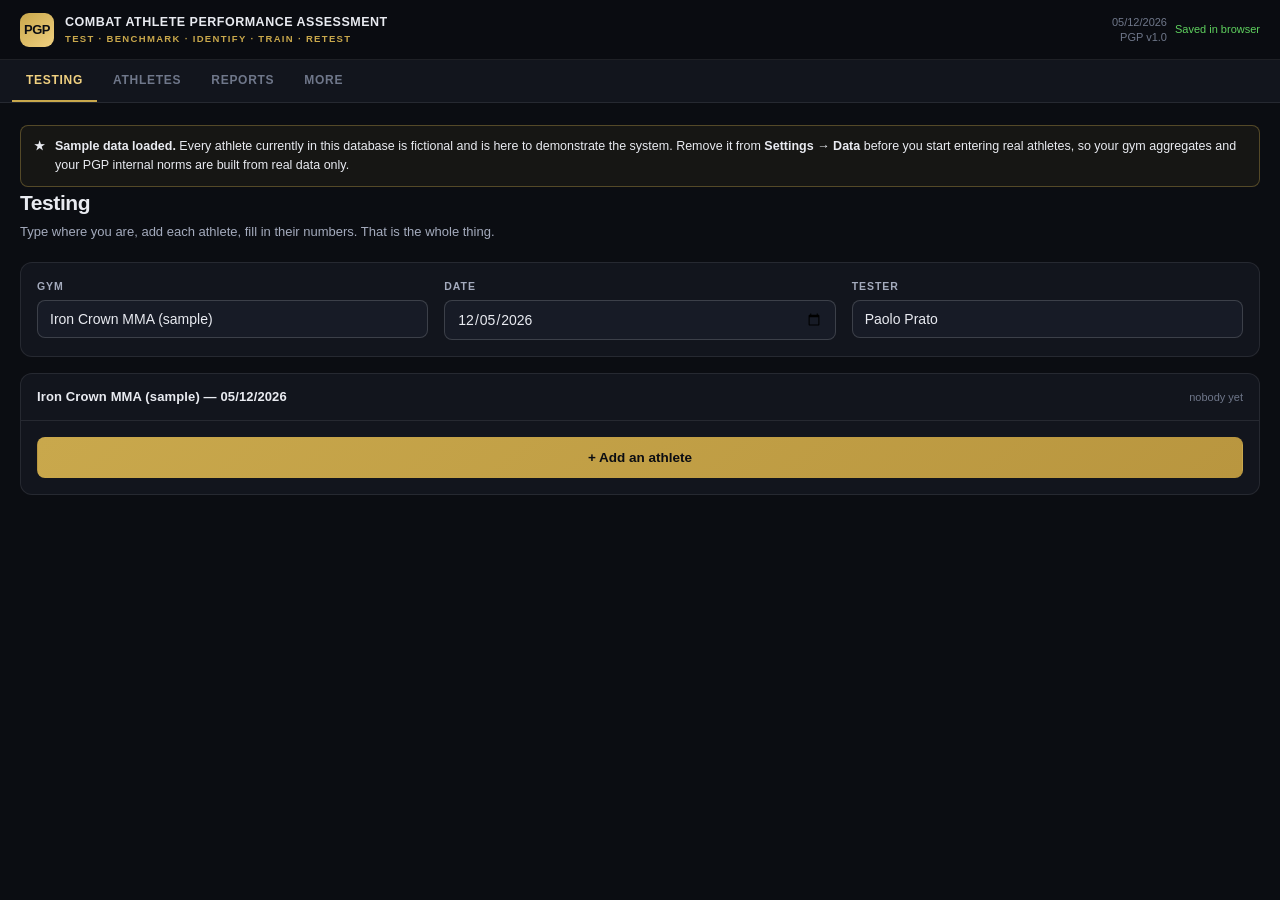
<file: combat-assessment/index.html>
<!DOCTYPE html>
<html lang="en">
<head>
<meta charset="UTF-8">
<meta name="viewport" content="width=device-width, initial-scale=1, viewport-fit=cover">
<meta name="description" content="PGP Combat Athlete Performance Assessment — a repeatable physical performance testing, benchmarking and reporting system for MMA, Muay Thai and boxing athletes.">
<meta name="theme-color" content="#0b0d12">
<title>PGP Combat Athlete Performance Assessment</title>
<link rel="stylesheet" href="css/app.css">
<link rel="stylesheet" href="css/print.css">
<link rel="manifest" href="manifest.webmanifest">
<link rel="icon" href="data:image/svg+xml,<svg xmlns='http://www.w3.org/2000/svg' viewBox='0 0 32 32'><rect width='32' height='32' rx='7' fill='%23c9a84c'/><text x='16' y='22' font-family='sans-serif' font-size='15' font-weight='800' text-anchor='middle' fill='%230b0d12'>P</text></svg>">
</head>
<body>

<a class="sr-only" href="#pgMain">Skip to content</a>

<header class="hdr no-print">
  <div class="hdr-brand">
    <div class="hdr-mark" aria-hidden="true">PGP</div>
    <div class="hdr-titles">
      <div class="hdr-t1">COMBAT ATHLETE PERFORMANCE ASSESSMENT</div>
      <div class="hdr-t2">Test · Benchmark · Identify · Train · Retest</div>
    </div>
  </div>
  <div class="hdr-right">
    <div class="hdr-meta">
      <div id="hdrDate">—</div>
      <div id="hdrProtocol">—</div>
    </div>
    <span class="save-state" id="saveState" title="Data is saved in this browser only">—</span>
  </div>
</header>

<nav class="nav no-print" id="nav" aria-label="Main navigation"></nav>

<main id="pgMain">
  <div id="globalNotice" class="no-print"></div>
  <section class="pg" id="pg-dashboard"  aria-label="Dashboard"></section>
  <section class="pg" id="pg-athletes"   aria-label="Athletes"></section>
  <section class="pg" id="pg-test"       aria-label="Testing"></section>
  <section class="pg" id="pg-more"       aria-label="More"></section>
  <section class="pg" id="pg-database"   aria-label="Database"></section>
  <section class="pg" id="pg-benchmarks" aria-label="Benchmarks"></section>
  <section class="pg" id="pg-reports"    aria-label="Reports"></section>
  <section class="pg" id="pg-protocol"   aria-label="Protocol"></section>
  <section class="pg" id="pg-settings"   aria-label="Settings"></section>
</main>

<div class="modal-bg no-print" id="modalBg" role="dialog" aria-modal="true" aria-labelledby="modalTitle">
  <div class="modal">
    <div class="modal-hd">
      <span class="card-ttl" id="modalTitle">—</span>
      <button class="btn btn-sm btn-ghost" id="modalClose" aria-label="Close">✕</button>
    </div>
    <div class="modal-bd" id="modalBody"></div>
    <div class="modal-ft" id="modalFoot"></div>
  </div>
</div>

<noscript>
  <div style="padding:30px;max-width:640px;margin:0 auto">
    <h1 style="font-size:20px">JavaScript is required</h1>
    <p style="margin-top:10px;line-height:1.6;color:#a4abbd">This application does all of its calculation in the
    browser — there is no server. Enable JavaScript to use it.</p>
  </div>
</noscript>

<!-- ==================================================================
     Load order matters: primitives, then configuration, then the core
     engine, then the UI. Plain classic scripts, deliberately: the app must
     open from a local file with no web server and no network.
     ================================================================== -->
<script src="js/core/stats.js"></script>
<script src="js/core/calc.js"></script>
<script src="js/config/tests.js"></script>
<script src="js/config/benchmarks.js"></script>
<script src="js/config/settings.js"></script>
<script src="js/config/protocol.js"></script>
<script src="js/core/validate.js"></script>
<script src="js/core/model.js"></script>
<script src="js/core/engine.js"></script>
<script src="js/data/sample.js"></script>
<script src="js/core/filestore.js"></script>
<script src="js/core/store.js"></script>
<script src="js/core/csv.js"></script>
<script src="js/ui/ui.js"></script>
<script src="js/ui/charts.js"></script>
<script src="js/app.js"></script>
<script src="js/ui/dashboard.js"></script>
<script src="js/ui/athletes.js"></script>
<script src="js/ui/test.js"></script>
<script src="js/ui/test-entry.js"></script>
<script src="js/ui/more.js"></script>
<script src="js/ui/database.js"></script>
<script src="js/ui/benchmarks.js"></script>
<script src="js/ui/reports.js"></script>
<script src="js/ui/protocolview.js"></script>
<script src="js/ui/settingsview.js"></script>
<script src="tests/qc.js"></script>
</body>
</html>
</file>
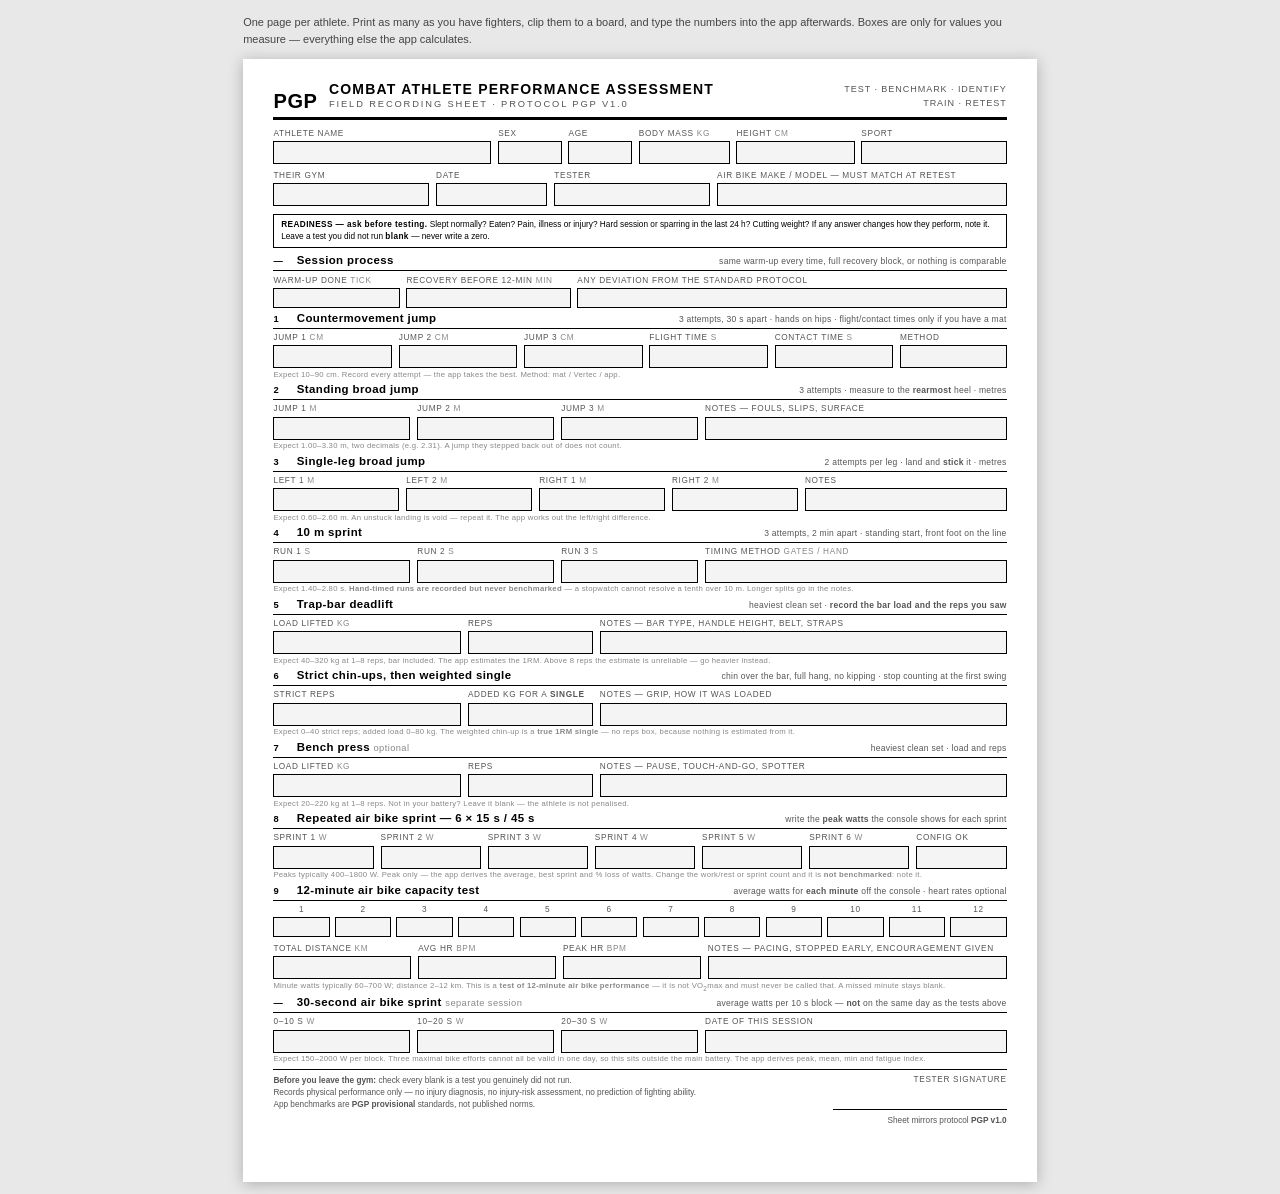
<file: combat-assessment/field-sheet.html>
<!DOCTYPE html>
<html lang="en">
<head>
<meta charset="utf-8">
<title>PGP Combat Assessment — Field Recording Sheet</title>
<!--
  FIELD RECORDING SHEET — one A4 page per athlete.
  ---------------------------------------------------------------------------
  This is the pen-and-paper companion to the app. It carries boxes for
  EXACTLY the values a tester enters by hand, in the order of
  js/config/protocol.js TESTING_ORDER, with the plausible ranges from
  js/config/tests.js printed beside each box so an implausible reading is
  caught while the athlete is still in front of you.

  It deliberately has NO boxes for derived values (average power, estimated
  1RM, relative strength, loss of watts, asymmetry). Those are calculated —
  writing them by hand invites arithmetic errors and there is nowhere for
  them to go when the numbers are typed in.

  Keep in step with js/config/tests.js when the battery changes.
  Open in a browser and print, or File > Print > Save as PDF.
-->
<style>
  :root {
    --ink:   #000;
    --mid:   #555;
    --light: #888;
    --rule:  #000;
    --hair:  #bbb;
    --box:   #f4f4f4;
  }

  * { box-sizing: border-box; }

  html { background: #e8e8e8; }

  body {
    margin: 0;
    font-family: "Helvetica Neue", Helvetica, Arial, sans-serif;
    color: var(--ink);
    font-size: 8.4pt;
    line-height: 1.2;
  }

  /* ---- the page ------------------------------------------------------ */

  .sheet {
    width: 210mm;
    min-height: 297mm;
    padding: 6mm 8mm 3.5mm;
    margin: 12px auto;
    background: #fff;
    box-shadow: 0 2px 14px rgba(0,0,0,.25);
  }

  /* ---- masthead ------------------------------------------------------ */

  .mast {
    display: flex;
    align-items: flex-end;
    justify-content: space-between;
    border-bottom: 2.5pt solid var(--rule);
    padding-bottom: 1.8mm;
    margin-bottom: 2.2mm;
  }
  .mast-l { display: flex; align-items: flex-end; gap: 3mm; }
  .mark {
    font-size: 15pt;
    font-weight: 800;
    letter-spacing: .5pt;
    line-height: 1;
  }
  .mast-t1 {
    font-size: 10.5pt;
    font-weight: 700;
    letter-spacing: .9pt;
    text-transform: uppercase;
    line-height: 1.1;
  }
  .mast-t2 {
    font-size: 7pt;
    letter-spacing: 1.4pt;
    text-transform: uppercase;
    color: var(--mid);
    margin-top: .6mm;
  }
  .mast-r {
    text-align: right;
    font-size: 6.8pt;
    letter-spacing: .7pt;
    text-transform: uppercase;
    color: var(--mid);
    line-height: 1.5;
  }

  /* ---- write-in boxes ------------------------------------------------ */

  /* A box is a bordered cell with a tinted fill, so an empty box reads as
     "nothing recorded" rather than as an accidental blank. */
  .bx {
    border: .6pt solid var(--rule);
    background: var(--box);
    height: 6.0mm;
  }
  .bx-sm { height: 5.2mm; }

  .lbl {
    font-size: 6.2pt;
    letter-spacing: .5pt;
    text-transform: uppercase;
    color: var(--mid);
    margin-bottom: .7mm;
    line-height: 1.2;
  }
  .unit { color: var(--light); }

  /* the plausible range, printed small under a box */
  .rng {
    font-size: 5.8pt;
    color: var(--light);
    margin-top: .5mm;
    letter-spacing: .2pt;
  }

  /* ---- athlete header ------------------------------------------------ */

  .hdr-grid {
    display: grid;
    grid-template-columns: 2.4fr .7fr .7fr 1fr 1.3fr 1.6fr;
    gap: 1.8mm;
    margin-bottom: 1.8mm;
  }
  .hdr-grid2 {
    display: grid;
    grid-template-columns: 1.4fr 1fr 1.4fr 2.6fr;
    gap: 1.8mm;
    margin-bottom: 2.2mm;
  }

  /* ---- a test block -------------------------------------------------- */

  .blk { margin-bottom: 1.05mm; break-inside: avoid; }

  .blk-hd {
    display: flex;
    align-items: baseline;
    gap: 2mm;
    border-bottom: .8pt solid var(--rule);
    padding-bottom: .6mm;
    margin-bottom: 1.1mm;
  }
  .blk-n {
    font-size: 7pt;
    font-weight: 700;
    min-width: 4.2mm;
  }
  .blk-t {
    font-size: 8.6pt;
    font-weight: 700;
    letter-spacing: .3pt;
  }
  .blk-cue {
    font-size: 6.4pt;
    color: var(--mid);
    margin-left: auto;
    text-align: right;
    letter-spacing: .2pt;
    max-width: 92mm;
  }

  .row { display: grid; gap: 1.8mm; align-items: end; }

  /* attempt columns: 3 tries + a note which attempt counted */
  .c-att3 { grid-template-columns: repeat(3, 1fr) 2.2fr; }
  .c-att2 { grid-template-columns: repeat(4, 1fr) 1.6fr; }
  .c-lift { grid-template-columns: 1.2fr .8fr 2.6fr; }
  .c-one  { grid-template-columns: 1.1fr 3.4fr; }
  .c-cmj  { grid-template-columns: repeat(3, 1fr) 1fr 1fr .9fr; }
  .c-s30  { grid-template-columns: repeat(3, 1fr) 2.2fr; }
  .c-rep  { grid-template-columns: repeat(6, 1fr) .9fr; }
  .c-hr   { grid-template-columns: 1.2fr 1.2fr 1.2fr 2.6fr; }
  .c-proc { grid-template-columns: 1fr 1.3fr 3.4fr; }

  /* the 12 minute boxes */
  .mins { display: grid; grid-template-columns: repeat(12, 1fr); gap: 1.4mm; }
  .mins .lbl { text-align: center; }

  /* ---- footer -------------------------------------------------------- */

  .ft {
    margin-top: 1.5mm;
    padding-top: 1.2mm;
    border-top: .8pt solid var(--rule);
    display: flex;
    justify-content: space-between;
    gap: 4mm;
    font-size: 6.2pt;
    color: var(--mid);
    line-height: 1.45;
  }
  .ft p { margin: 0; }
  .ft-note { max-width: 112mm; }
  .ft-sig { text-align: right; }
  .sig-line {
    border-bottom: .6pt solid var(--rule);
    width: 46mm;
    height: 6mm;
    margin-left: auto;
  }

  .warn {
    font-size: 6.2pt;
    color: var(--ink);
    border: .6pt solid var(--rule);
    padding: 1.1mm 1.8mm;
    margin-bottom: 1.8mm;
    line-height: 1.4;
  }
  .warn b { letter-spacing: .3pt; }

  /* ---- screen-only hint ---------------------------------------------- */

  .hint {
    width: 210mm;
    margin: 14px auto 0;
    font-size: 11px;
    color: #444;
    line-height: 1.5;
  }

  /* ---- print --------------------------------------------------------- */

  @page { size: A4; margin: 0; }

  @media print {
    html { background: #fff; }
    .sheet {
      margin: 0;
      box-shadow: none;
      width: auto;
      min-height: 0;
      page-break-after: always;
    }
    .sheet:last-of-type { page-break-after: auto; }
    .hint { display: none; }
    /* keep the tinted boxes — they print as a faint grey that shows an
       empty box is genuinely empty */
    .bx { -webkit-print-color-adjust: exact; print-color-adjust: exact; }
  }
</style>
</head>
<body>

<div class="hint">
  One page per athlete. Print as many as you have fighters, clip them to a
  board, and type the numbers into the app afterwards. Boxes are only for
  values you measure — everything else the app calculates.
</div>

<div class="sheet">

  <div class="mast">
    <div class="mast-l">
      <div class="mark">PGP</div>
      <div>
        <div class="mast-t1">Combat Athlete Performance Assessment</div>
        <div class="mast-t2">Field recording sheet &middot; Protocol PGP v1.0</div>
      </div>
    </div>
    <div class="mast-r">
      <div>Test &middot; Benchmark &middot; Identify</div>
      <div>Train &middot; Retest</div>
    </div>
  </div>

  <!-- ATHLETE ---------------------------------------------------------- -->
  <div class="hdr-grid">
    <div><div class="lbl">Athlete name</div><div class="bx"></div></div>
    <div><div class="lbl">Sex</div><div class="bx"></div></div>
    <div><div class="lbl">Age</div><div class="bx"></div></div>
    <div><div class="lbl">Body mass <span class="unit">kg</span></div><div class="bx"></div></div>
    <div><div class="lbl">Height <span class="unit">cm</span></div><div class="bx"></div></div>
    <div><div class="lbl">Sport</div><div class="bx"></div></div>
  </div>
  <div class="hdr-grid2">
    <div><div class="lbl">Their gym</div><div class="bx"></div></div>
    <div><div class="lbl">Date</div><div class="bx"></div></div>
    <div><div class="lbl">Tester</div><div class="bx"></div></div>
    <div><div class="lbl">Air bike make / model &mdash; must match at retest</div><div class="bx"></div></div>
  </div>

  <div class="warn">
    <b>READINESS &mdash; ask before testing.</b>
    Slept normally? Eaten? Pain, illness or injury? Hard session or sparring in
    the last 24&nbsp;h? Cutting weight? If any answer changes how they perform,
    note it. Leave a test you did not run <b>blank</b> &mdash; never write a zero.
  </div>

  <!-- SESSION PROCESS -------------------------------------------------- -->
  <div class="blk">
    <div class="blk-hd">
      <div class="blk-n">&mdash;</div>
      <div class="blk-t">Session process</div>
      <div class="blk-cue">same warm-up every time, full recovery block, or nothing is comparable</div>
    </div>
    <div class="row c-proc">
      <div><div class="lbl">Warm-up done <span class="unit">tick</span></div><div class="bx bx-sm"></div></div>
      <div><div class="lbl">Recovery before 12-min <span class="unit">min</span></div><div class="bx bx-sm"></div></div>
      <div><div class="lbl">Any deviation from the standard protocol</div><div class="bx bx-sm"></div></div>
    </div>
  </div>

  <!-- 5. CMJ ----------------------------------------------------------- -->
  <div class="blk">
    <div class="blk-hd">
      <div class="blk-n">1</div>
      <div class="blk-t">Countermovement jump</div>
      <div class="blk-cue">3 attempts, 30 s apart &middot; hands on hips &middot; flight/contact times only if you have a mat</div>
    </div>
    <div class="row c-cmj">
      <div><div class="lbl">Jump 1 <span class="unit">cm</span></div><div class="bx"></div></div>
      <div><div class="lbl">Jump 2 <span class="unit">cm</span></div><div class="bx"></div></div>
      <div><div class="lbl">Jump 3 <span class="unit">cm</span></div><div class="bx"></div></div>
      <div>
        <div class="lbl">Flight time <span class="unit">s</span></div>
        <div class="bx"></div>
      </div>
      <div>
        <div class="lbl">Contact time <span class="unit">s</span></div>
        <div class="bx"></div>
      </div>
      <div><div class="lbl">Method</div><div class="bx"></div></div>
    </div>
    <div class="rng">Expect 10&ndash;90 cm. Record every attempt &mdash; the app takes the best. Method: mat / Vertec / app.</div>
  </div>

  <!-- 6. BROAD JUMP ---------------------------------------------------- -->
  <div class="blk">
    <div class="blk-hd">
      <div class="blk-n">2</div>
      <div class="blk-t">Standing broad jump</div>
      <div class="blk-cue">3 attempts &middot; measure to the <b>rearmost</b> heel &middot; metres</div>
    </div>
    <div class="row c-att3">
      <div><div class="lbl">Jump 1 <span class="unit">m</span></div><div class="bx"></div></div>
      <div><div class="lbl">Jump 2 <span class="unit">m</span></div><div class="bx"></div></div>
      <div><div class="lbl">Jump 3 <span class="unit">m</span></div><div class="bx"></div></div>
      <div><div class="lbl">Notes &mdash; fouls, slips, surface</div><div class="bx"></div></div>
    </div>
    <div class="rng">Expect 1.00&ndash;3.30 m, two decimals (e.g. 2.31). A jump they stepped back out of does not count.</div>
  </div>

  <!-- 7. SL BROAD JUMP ------------------------------------------------- -->
  <div class="blk">
    <div class="blk-hd">
      <div class="blk-n">3</div>
      <div class="blk-t">Single-leg broad jump</div>
      <div class="blk-cue">2 attempts per leg &middot; land and <b>stick</b> it &middot; metres</div>
    </div>
    <div class="row c-att2">
      <div><div class="lbl">Left 1 <span class="unit">m</span></div><div class="bx"></div></div>
      <div><div class="lbl">Left 2 <span class="unit">m</span></div><div class="bx"></div></div>
      <div><div class="lbl">Right 1 <span class="unit">m</span></div><div class="bx"></div></div>
      <div><div class="lbl">Right 2 <span class="unit">m</span></div><div class="bx"></div></div>
      <div><div class="lbl">Notes</div><div class="bx"></div></div>
    </div>
    <div class="rng">Expect 0.60&ndash;2.60 m. An unstuck landing is void &mdash; repeat it. The app works out the left/right difference.</div>
  </div>

  <!-- 8. SPRINT -------------------------------------------------------- -->
  <div class="blk">
    <div class="blk-hd">
      <div class="blk-n">4</div>
      <div class="blk-t">10 m sprint</div>
      <div class="blk-cue">3 attempts, 2 min apart &middot; standing start, front foot on the line</div>
    </div>
    <div class="row c-att3">
      <div><div class="lbl">Run 1 <span class="unit">s</span></div><div class="bx"></div></div>
      <div><div class="lbl">Run 2 <span class="unit">s</span></div><div class="bx"></div></div>
      <div><div class="lbl">Run 3 <span class="unit">s</span></div><div class="bx"></div></div>
      <div><div class="lbl">Timing method <span class="unit">gates / hand</span></div><div class="bx"></div></div>
    </div>
    <div class="rng">Expect 1.40&ndash;2.80 s. <b>Hand-timed runs are recorded but never benchmarked</b> &mdash; a stopwatch cannot resolve a tenth over 10 m. Longer splits go in the notes.</div>
  </div>

  <!-- 9. TRAP BAR ------------------------------------------------------ -->
  <div class="blk">
    <div class="blk-hd">
      <div class="blk-n">5</div>
      <div class="blk-t">Trap-bar deadlift</div>
      <div class="blk-cue">heaviest clean set &middot; <b>record the bar load and the reps you saw</b></div>
    </div>
    <div class="row c-lift">
      <div><div class="lbl">Load lifted <span class="unit">kg</span></div><div class="bx"></div></div>
      <div><div class="lbl">Reps</div><div class="bx"></div></div>
      <div><div class="lbl">Notes &mdash; bar type, handle height, belt, straps</div><div class="bx"></div></div>
    </div>
    <div class="rng">Expect 40&ndash;320 kg at 1&ndash;8 reps, bar included. The app estimates the 1RM. Above 8 reps the estimate is unreliable &mdash; go heavier instead.</div>
  </div>

  <!-- 10. CHIN-UPS ----------------------------------------------------- -->
  <div class="blk">
    <div class="blk-hd">
      <div class="blk-n">6</div>
      <div class="blk-t">Strict chin-ups, then weighted single</div>
      <div class="blk-cue">chin over the bar, full hang, no kipping &middot; stop counting at the first swing</div>
    </div>
    <div class="row c-lift">
      <div><div class="lbl">Strict reps</div><div class="bx"></div></div>
      <div><div class="lbl">Added kg for a <b>single</b></div><div class="bx"></div></div>
      <div><div class="lbl">Notes &mdash; grip, how it was loaded</div><div class="bx"></div></div>
    </div>
    <div class="rng">Expect 0&ndash;40 strict reps; added load 0&ndash;80 kg. The weighted chin-up is a <b>true 1RM single</b> &mdash; no reps box, because nothing is estimated from it.</div>
  </div>

  <!-- 11. BENCH -------------------------------------------------------- -->
  <div class="blk">
    <div class="blk-hd">
      <div class="blk-n">7</div>
      <div class="blk-t">Bench press <span class="unit" style="font-weight:400;font-size:7pt">optional</span></div>
      <div class="blk-cue">heaviest clean set &middot; load and reps</div>
    </div>
    <div class="row c-lift">
      <div><div class="lbl">Load lifted <span class="unit">kg</span></div><div class="bx"></div></div>
      <div><div class="lbl">Reps</div><div class="bx"></div></div>
      <div><div class="lbl">Notes &mdash; pause, touch-and-go, spotter</div><div class="bx"></div></div>
    </div>
    <div class="rng">Expect 20&ndash;220 kg at 1&ndash;8 reps. Not in your battery? Leave it blank &mdash; the athlete is not penalised.</div>
  </div>

  <!-- 12. REPEATED SPRINT ---------------------------------------------- -->
  <div class="blk">
    <div class="blk-hd">
      <div class="blk-n">8</div>
      <div class="blk-t">Repeated air bike sprint &mdash; 6 &times; 15 s / 45 s</div>
      <div class="blk-cue">write the <b>peak watts</b> the console shows for each sprint</div>
    </div>
    <div class="row c-rep">
      <div><div class="lbl">Sprint 1 <span class="unit">W</span></div><div class="bx"></div></div>
      <div><div class="lbl">Sprint 2 <span class="unit">W</span></div><div class="bx"></div></div>
      <div><div class="lbl">Sprint 3 <span class="unit">W</span></div><div class="bx"></div></div>
      <div><div class="lbl">Sprint 4 <span class="unit">W</span></div><div class="bx"></div></div>
      <div><div class="lbl">Sprint 5 <span class="unit">W</span></div><div class="bx"></div></div>
      <div><div class="lbl">Sprint 6 <span class="unit">W</span></div><div class="bx"></div></div>
      <div><div class="lbl">Config OK</div><div class="bx"></div></div>
    </div>
    <div class="rng">Peaks typically 400&ndash;1800 W. Peak only &mdash; the app derives the average, best sprint and % loss of watts. Change the work/rest or sprint count and it is <b>not benchmarked</b>: note it.</div>
  </div>

  <!-- 14. 12 MIN ------------------------------------------------------- -->
  <div class="blk">
    <div class="blk-hd">
      <div class="blk-n">9</div>
      <div class="blk-t">12-minute air bike capacity test</div>
      <div class="blk-cue">average watts for <b>each minute</b> off the console &middot; heart rates optional</div>
    </div>
    <div class="mins">
      <div><div class="lbl">1</div><div class="bx bx-sm"></div></div>
      <div><div class="lbl">2</div><div class="bx bx-sm"></div></div>
      <div><div class="lbl">3</div><div class="bx bx-sm"></div></div>
      <div><div class="lbl">4</div><div class="bx bx-sm"></div></div>
      <div><div class="lbl">5</div><div class="bx bx-sm"></div></div>
      <div><div class="lbl">6</div><div class="bx bx-sm"></div></div>
      <div><div class="lbl">7</div><div class="bx bx-sm"></div></div>
      <div><div class="lbl">8</div><div class="bx bx-sm"></div></div>
      <div><div class="lbl">9</div><div class="bx bx-sm"></div></div>
      <div><div class="lbl">10</div><div class="bx bx-sm"></div></div>
      <div><div class="lbl">11</div><div class="bx bx-sm"></div></div>
      <div><div class="lbl">12</div><div class="bx bx-sm"></div></div>
    </div>
    <div class="row c-hr" style="margin-top:1.8mm">
      <div><div class="lbl">Total distance <span class="unit">km</span></div><div class="bx"></div></div>
      <div><div class="lbl">Avg HR <span class="unit">bpm</span></div><div class="bx"></div></div>
      <div><div class="lbl">Peak HR <span class="unit">bpm</span></div><div class="bx"></div></div>
      <div><div class="lbl">Notes &mdash; pacing, stopped early, encouragement given</div><div class="bx"></div></div>
    </div>
    <div class="rng">Minute watts typically 60&ndash;700 W; distance 2&ndash;12 km. This is a <b>test of 12-minute air bike performance</b> &mdash; it is not VO<sub>2</sub>max and must never be called that. A missed minute stays blank.</div>
  </div>

  <!-- 30 S SPRINT (separate session) ----------------------------------- -->
  <div class="blk">
    <div class="blk-hd">
      <div class="blk-n">&mdash;</div>
      <div class="blk-t">30-second air bike sprint <span class="unit" style="font-weight:400;font-size:7pt">separate session</span></div>
      <div class="blk-cue">average watts per 10 s block &mdash; <b>not</b> on the same day as the tests above</div>
    </div>
    <div class="row c-s30">
      <div><div class="lbl">0&ndash;10 s <span class="unit">W</span></div><div class="bx"></div></div>
      <div><div class="lbl">10&ndash;20 s <span class="unit">W</span></div><div class="bx"></div></div>
      <div><div class="lbl">20&ndash;30 s <span class="unit">W</span></div><div class="bx"></div></div>
      <div><div class="lbl">Date of this session</div><div class="bx"></div></div>
    </div>
    <div class="rng">Expect 150&ndash;2000 W per block. Three maximal bike efforts cannot all be valid in one day, so this sits outside the main battery. The app derives peak, mean, min and fatigue index.</div>
  </div>

  <!-- FOOTER ----------------------------------------------------------- -->
  <div class="ft">
    <div class="ft-note">
      <p><b>Before you leave the gym:</b> check every blank is a test you
      genuinely did not run.</p>
      <p>Records physical performance only &mdash; no injury diagnosis, no
      injury-risk assessment, no prediction of fighting ability. App benchmarks
      are <b>PGP provisional</b> standards, not published norms.</p>
    </div>
    <div class="ft-sig">
      <div class="lbl">Tester signature</div>
      <div class="sig-line"></div>
      <p style="margin-top:1.4mm">Sheet mirrors protocol <b>PGP v1.0</b></p>
    </div>
  </div>

</div>

</body>
</html>
</file>
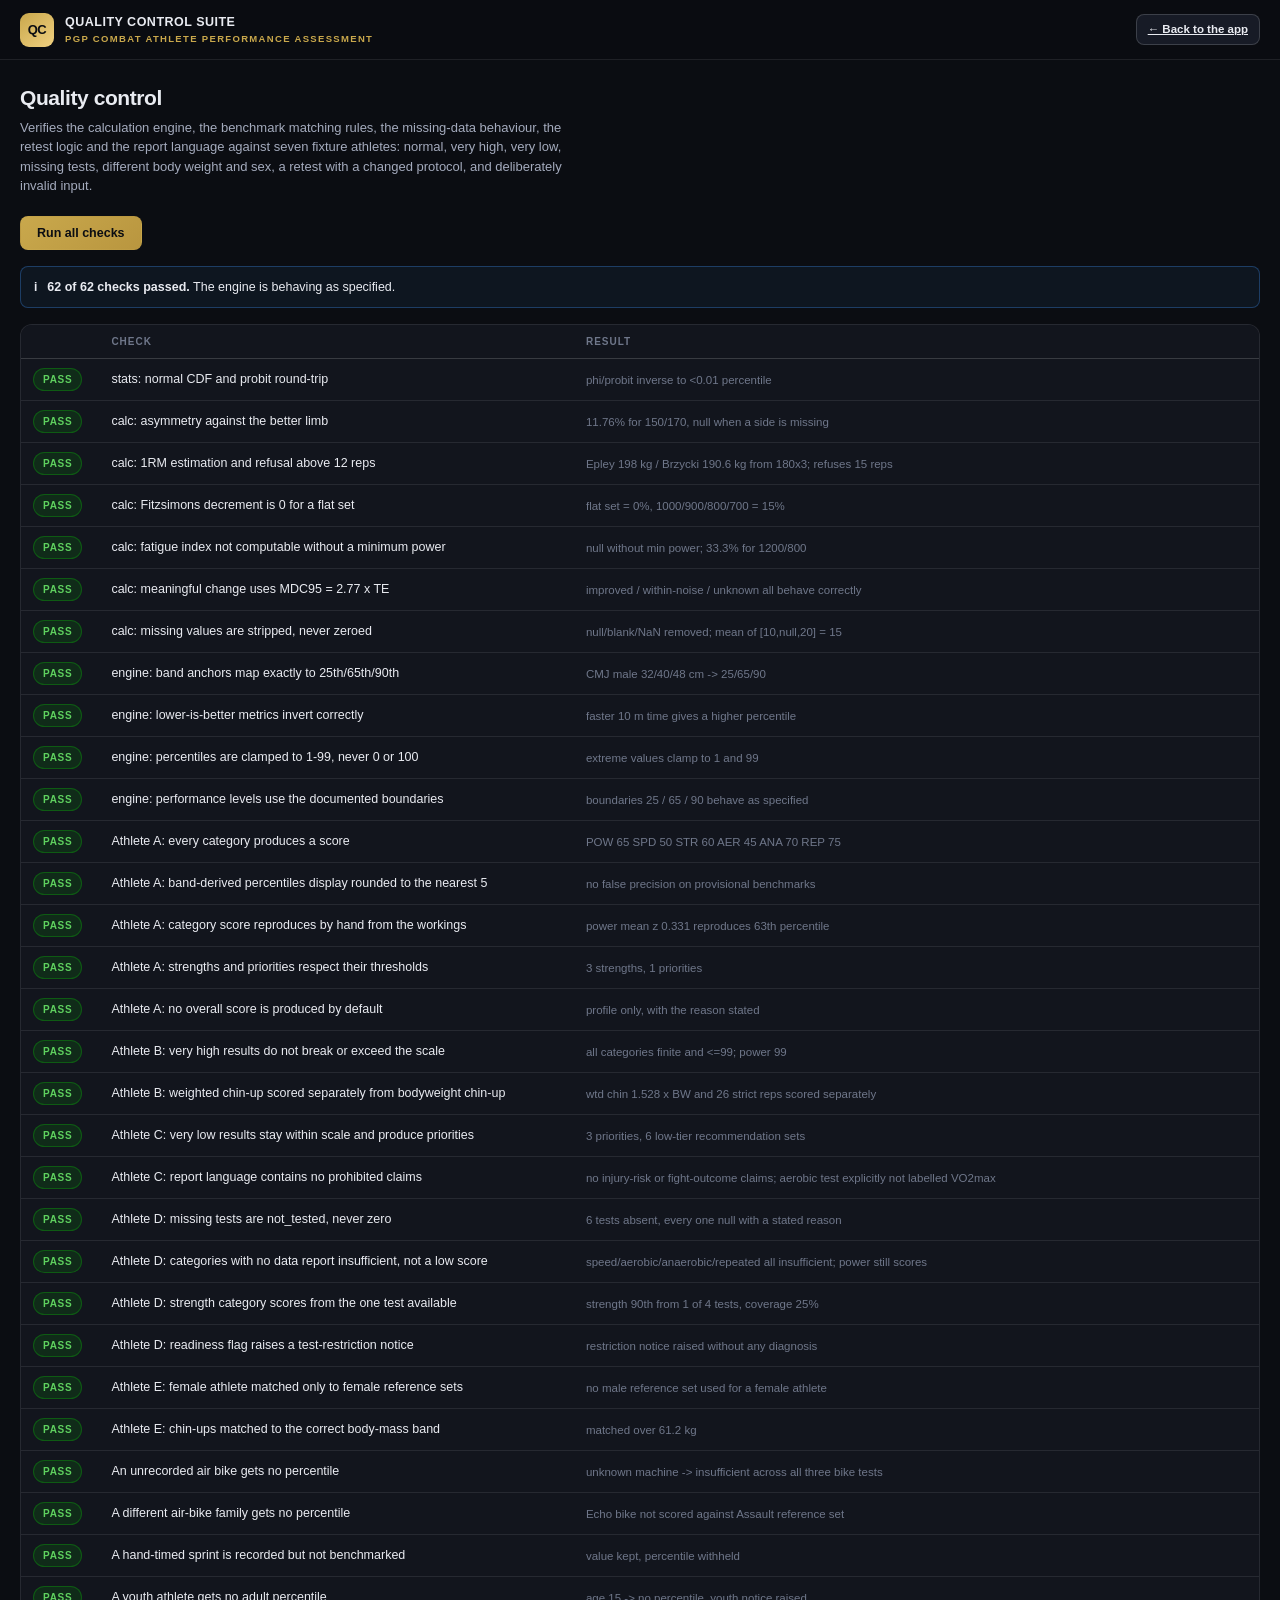
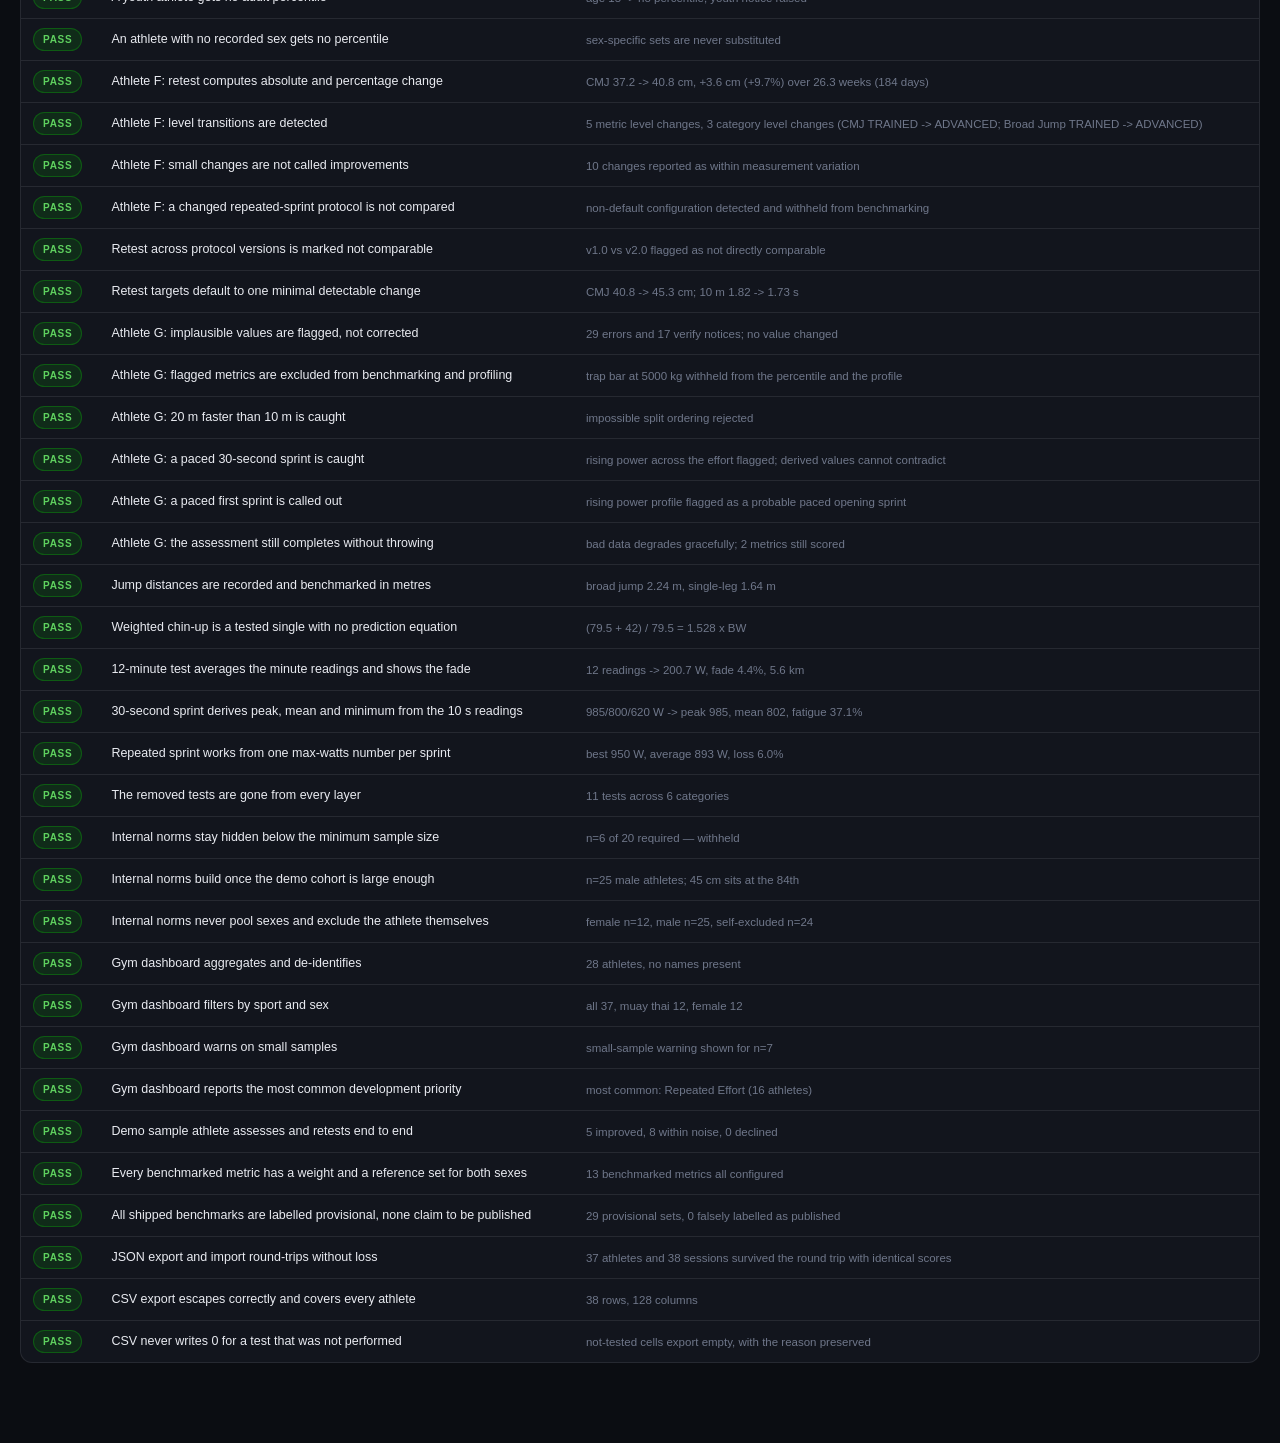
<file: combat-assessment/tests/qc.html>
<!DOCTYPE html>
<html lang="en">
<head>
<meta charset="UTF-8">
<meta name="viewport" content="width=device-width, initial-scale=1">
<title>PGP Assessment — Quality Control</title>
<link rel="stylesheet" href="../css/app.css">
</head>
<body>
<header class="hdr">
  <div class="hdr-brand">
    <div class="hdr-mark" aria-hidden="true">QC</div>
    <div class="hdr-titles">
      <div class="hdr-t1">QUALITY CONTROL SUITE</div>
      <div class="hdr-t2">PGP Combat Athlete Performance Assessment</div>
    </div>
  </div>
  <div class="hdr-right"><a class="btn btn-sm" href="../index.html">← Back to the app</a></div>
</header>
<main>
  <div class="pg on">
    <div class="pg-head">
      <h1 class="pg-title">Quality control</h1>
      <p class="pg-sub">Verifies the calculation engine, the benchmark matching rules, the missing-data behaviour,
      the retest logic and the report language against seven fixture athletes: normal, very high, very low, missing
      tests, different body weight and sex, a retest with a changed protocol, and deliberately invalid input.</p>
    </div>
    <div class="btn-row" style="margin-bottom:16px">
      <button class="btn btn-primary" id="run">Run all checks</button>
    </div>
    <div id="summary"></div>
    <div id="out"></div>
  </div>
</main>

<script src="../js/core/stats.js"></script>
<script src="../js/core/calc.js"></script>
<script src="../js/config/tests.js"></script>
<script src="../js/config/benchmarks.js"></script>
<script src="../js/config/settings.js"></script>
<script src="../js/config/protocol.js"></script>
<script src="../js/core/validate.js"></script>
<script src="../js/core/model.js"></script>
<script src="../js/core/engine.js"></script>
<script src="../js/data/sample.js"></script>
<script src="../js/core/store.js"></script>
<script src="../js/core/csv.js"></script>
<script src="qc.js"></script>
<script>
(function () {
  function esc(s) {
    return String(s === null || s === undefined ? '' : s)
      .replace(/[&<>"']/g, function (c) {
        return ({ '&': '&amp;', '<': '&lt;', '>': '&gt;', '"': '&quot;', "'": '&#39;' })[c];
      });
  }
  function run() {
    var res = PGP.QC.run();
    var pass = res.filter(function (r) { return r.pass; }).length;
    document.getElementById('summary').innerHTML =
      '<div class="notice notice-' + (pass === res.length ? 'info' : 'critical') + '">' +
      '<span class="notice-ico">' + (pass === res.length ? 'i' : '!') + '</span><div><b>' +
      pass + ' of ' + res.length + ' checks passed.</b> ' +
      (pass === res.length
        ? 'The engine is behaving as specified.'
        : 'Review the failures before using this build for real testing.') +
      '</div></div>';
    document.getElementById('out').innerHTML =
      '<div class="card" style="margin-top:16px"><div class="tbl-wrap"><table class="tbl"><thead><tr>' +
      '<th></th><th>Check</th><th>Result</th></tr></thead><tbody>' +
      res.map(function (r) {
        return '<tr><td>' + (r.pass
          ? '<span class="badge badge-good">pass</span>'
          : '<span class="badge badge-critical">fail</span>') + '</td><td>' + esc(r.name) +
          '</td><td class="fineprint">' + esc(r.msg) + '</td></tr>';
      }).join('') + '</tbody></table></div></div>';
  }
  document.getElementById('run').addEventListener('click', run);
  run();
})();
</script>
</body>
</html>
</file>
<file: combat-assessment/css/app.css>
/* ==========================================================================
   PGP COMBAT ATHLETE PERFORMANCE ASSESSMENT — app.css
   --------------------------------------------------------------------------
   Dark sports-performance aesthetic. Numbers first, decoration last.

   COLOUR SYSTEM (validated, see docs/DESIGN-DECISIONS.md)
   Performance level scale is SEQUENTIAL single-hue gold, monotonic in
   lightness (0.55 -> 0.89 OKLab L) because performance level is an ordered
   magnitude, not four unrelated categories. Every level mark is directly
   labelled with its name, so identity never rests on colour alone.
   Status colours (good / warning / critical) are RESERVED for data-quality
   and retest verdicts, always paired with a glyph and a word.
   The two-series categorical pair (#3987e5 / #d95926) is validated for
   colour-vision deficiency separation on this surface.
   ========================================================================== */

:root {
  --bg:            #0b0d12;
  --surface-1:     #12151d;   /* chart + card surface */
  --surface-2:     #171b26;
  --surface-3:     #1e2330;
  --border:        rgba(255,255,255,.085);
  --border-strong: rgba(255,255,255,.16);

  --text-primary:   #e9ebf1;
  --text-secondary: #a4abbd;
  --text-muted:     #6f778a;

  --gold:       #c9a84c;
  --gold-light: #f0d080;
  --gold-dim:   rgba(201,168,76,.13);

  /* performance level — sequential gold ramp, low to high */
  --lv-1: #a85a1c;   /* DEVELOPING       */
  --lv-2: #c98500;   /* TRAINED          */
  --lv-3: #d9b44a;   /* ADVANCED         */
  --lv-4: #efd79a;   /* HIGH PERFORMANCE */

  /* reserved status — never used as a series colour */
  --good:     #0ca30c;
  --warning:  #fab219;
  --critical: #d03b3b;

  /* validated two-series categorical pair */
  --series-1: #3987e5;
  --series-2: #d95926;

  --radius: 12px;
  --radius-sm: 8px;
  --mono: ui-monospace, SFMono-Regular, 'SF Mono', Menlo, Consolas, monospace;
  --sans: -apple-system, BlinkMacSystemFont, 'Segoe UI', Inter, Roboto, sans-serif;
}

* { box-sizing: border-box; margin: 0; padding: 0; }
html { -webkit-text-size-adjust: 100%; }
body {
  font-family: var(--sans);
  background: var(--bg);
  color: var(--text-primary);
  min-height: 100vh;
  font-size: 14px;
  line-height: 1.5;
  -webkit-font-smoothing: antialiased;
}
button, input, select, textarea { font-family: inherit; font-size: inherit; color: inherit; }
a { color: var(--gold); }

/* ---------- numerals: tabular everywhere a number is compared ---------- */
.num, .stat-val, td.num, .pct-val, .mono { font-variant-numeric: tabular-nums; }
.mono { font-family: var(--mono); }

/* ============================ HEADER ============================ */
.hdr {
  position: sticky; top: 0; z-index: 300;
  display: flex; align-items: center; justify-content: space-between;
  gap: 12px; padding: 0 20px; height: 60px;
  background: rgba(11,13,18,.94);
  backdrop-filter: saturate(160%) blur(10px);
  border-bottom: 1px solid var(--border);
}
.hdr-brand { display: flex; align-items: center; gap: 11px; min-width: 0; }
.hdr-mark {
  width: 34px; height: 34px; flex: 0 0 34px; border-radius: 9px;
  background: linear-gradient(140deg, var(--gold), var(--gold-light));
  color: #0b0d12; font-weight: 800; font-size: 13px; letter-spacing: -.5px;
  display: flex; align-items: center; justify-content: center;
}
.hdr-titles { min-width: 0; }
.hdr-t1 {
  font-size: 12.5px; font-weight: 700; letter-spacing: .04em;
  white-space: nowrap; overflow: hidden; text-overflow: ellipsis;
}
.hdr-t2 {
  font-size: 9.5px; font-weight: 700; letter-spacing: .14em;
  color: var(--gold); text-transform: uppercase;
}
.hdr-right { display: flex; align-items: center; gap: 8px; flex-shrink: 0; }
.hdr-meta { font-size: 11px; color: var(--text-muted); text-align: right; line-height: 1.3; }
@media (max-width: 720px) { .hdr-meta { display: none; } }

/* ============================ NAV ============================ */
.nav {
  position: sticky; top: 60px; z-index: 290;
  display: flex; gap: 2px; padding: 0 12px;
  background: var(--surface-1); border-bottom: 1px solid var(--border);
  overflow-x: auto; scrollbar-width: none;
}
.nav::-webkit-scrollbar { display: none; }
.nav-tab {
  flex: 0 0 auto; padding: 13px 14px; font-size: 12px; font-weight: 600;
  letter-spacing: .06em; text-transform: uppercase; color: var(--text-muted);
  background: none; border: 0; border-bottom: 2px solid transparent;
  cursor: pointer; white-space: nowrap; transition: color .15s;
}
.nav-tab:hover { color: var(--text-secondary); }
.nav-tab[aria-current="page"] { color: var(--gold-light); border-bottom-color: var(--gold); }

/* ============================ LAYOUT ============================ */
main { padding: 22px 20px 80px; max-width: 1500px; margin: 0 auto; }
@media (max-width: 600px) { main { padding: 16px 14px 70px; } }
.pg { display: none; }
.pg.on { display: block; animation: fade .18s ease; }
@keyframes fade { from { opacity: 0; transform: translateY(3px); } to { opacity: 1; transform: none; } }

.pg-head { margin-bottom: 20px; }
.pg-title { font-size: 21px; font-weight: 700; letter-spacing: -.02em; }
.pg-sub { font-size: 13px; color: var(--text-secondary); margin-top: 4px; max-width: 78ch; }

.eyebrow {
  font-size: 10px; font-weight: 700; letter-spacing: .16em; text-transform: uppercase;
  color: var(--text-muted); margin-bottom: 8px;
}

.grid { display: grid; gap: 16px; }
.g2 { grid-template-columns: repeat(2, minmax(0,1fr)); }
.g3 { grid-template-columns: repeat(3, minmax(0,1fr)); }
.g4 { grid-template-columns: repeat(4, minmax(0,1fr)); }
.g21 { grid-template-columns: 2fr minmax(0,1fr); }
.g12 { grid-template-columns: minmax(0,1fr) 2fr; }
@media (max-width: 1080px) { .g4 { grid-template-columns: repeat(2, minmax(0,1fr)); } .g21, .g12 { grid-template-columns: 1fr; } }
@media (max-width: 820px)  { .g3 { grid-template-columns: repeat(2, minmax(0,1fr)); } }
@media (max-width: 620px)  { .g2, .g3, .g4 { grid-template-columns: 1fr; } }
.stack > * + * { margin-top: 16px; }

/* ============================ CARD ============================ */
.card {
  background: var(--surface-1); border: 1px solid var(--border);
  border-radius: var(--radius); overflow: hidden;
}
.card-hd {
  display: flex; align-items: center; justify-content: space-between; gap: 10px;
  padding: 13px 16px; border-bottom: 1px solid var(--border);
}
.card-ttl { font-size: 13px; font-weight: 700; letter-spacing: .01em; }
.card-note { font-size: 11px; color: var(--text-muted); }
.card-bd { padding: 16px; }
.card-bd.tight { padding: 10px 16px; }

/* ============================ STAT TILE ============================ */
.stat {
  background: var(--surface-1); border: 1px solid var(--border);
  border-radius: var(--radius); padding: 15px 16px;
}
.stat-lbl {
  font-size: 10px; font-weight: 700; letter-spacing: .13em; text-transform: uppercase;
  color: var(--text-muted); margin-bottom: 7px;
}
.stat-val { font-size: 26px; font-weight: 750; letter-spacing: -.025em; line-height: 1.05; }
.stat-val small { font-size: 13px; font-weight: 600; color: var(--text-secondary); letter-spacing: 0; }
.stat-sub { font-size: 11.5px; color: var(--text-secondary); margin-top: 5px; }
.hero-num { font-size: 40px; font-weight: 750; letter-spacing: -.03em; line-height: 1; }

/* ============================ BADGES ============================ */
.badge {
  display: inline-flex; align-items: center; gap: 5px;
  padding: 3px 9px; border-radius: 20px; font-size: 10px; font-weight: 700;
  letter-spacing: .07em; text-transform: uppercase; white-space: nowrap;
  border: 1px solid transparent;
}
.badge-lv1 { background: rgba(168,90,28,.18);  color: #e59a63; border-color: rgba(168,90,28,.45); }
.badge-lv2 { background: rgba(201,133,0,.18);  color: #e7b755; border-color: rgba(201,133,0,.45); }
.badge-lv3 { background: rgba(217,180,74,.16); color: #e3c66f; border-color: rgba(217,180,74,.42); }
.badge-lv4 { background: rgba(239,215,154,.18);color: #f3e2b4; border-color: rgba(239,215,154,.45); }
.badge-none { background: var(--surface-3); color: var(--text-muted); border-color: var(--border); }
.badge-good     { background: rgba(12,163,12,.16);  color: #5fd15f; border-color: rgba(12,163,12,.4); }
.badge-warning  { background: rgba(250,178,25,.15); color: #f5c353; border-color: rgba(250,178,25,.4); }
.badge-critical { background: rgba(208,59,59,.16);  color: #e57373; border-color: rgba(208,59,59,.42); }
.badge-info     { background: rgba(57,135,229,.15); color: #7db1ee; border-color: rgba(57,135,229,.4); }
.badge-gold     { background: var(--gold-dim); color: var(--gold-light); border-color: rgba(201,168,76,.4); }

.ref-tag {
  display: inline-block; padding: 2px 7px; border-radius: 5px;
  font-size: 9.5px; font-weight: 700; letter-spacing: .08em; text-transform: uppercase;
}
.ref-PUBLISHED       { background: rgba(12,163,12,.16);  color: #5fd15f; }
.ref-PGP_PROVISIONAL { background: rgba(250,178,25,.14); color: #f5c353; }
.ref-PGP_INTERNAL    { background: rgba(57,135,229,.15); color: #7db1ee; }

/* ============================ NOTICES ============================ */
.notice {
  display: flex; gap: 10px; padding: 11px 13px; border-radius: var(--radius-sm);
  font-size: 12.5px; line-height: 1.5; border: 1px solid; background: var(--surface-2);
}
.notice-ico { flex: 0 0 auto; font-weight: 700; font-size: 12px; }
.notice-critical { border-color: rgba(208,59,59,.4);  background: rgba(208,59,59,.08); }
.notice-warning  { border-color: rgba(250,178,25,.38); background: rgba(250,178,25,.07); }
.notice-info     { border-color: rgba(57,135,229,.35); background: rgba(57,135,229,.07); }
.notice-gold     { border-color: rgba(201,168,76,.35); background: rgba(201,168,76,.06); }
.notice-plain    { border-color: var(--border); }
.notice b { color: var(--text-primary); }
.notice + .notice { margin-top: 10px; }

.fineprint { font-size: 11.5px; color: var(--text-muted); line-height: 1.6; }
.fineprint b { color: var(--text-secondary); }

/* ============================ TABLES ============================ */
.tbl-wrap { overflow-x: auto; -webkit-overflow-scrolling: touch; }
table.tbl { width: 100%; border-collapse: collapse; font-size: 12.5px; }
table.tbl th {
  text-align: left; padding: 9px 12px; font-size: 10px; font-weight: 700;
  letter-spacing: .1em; text-transform: uppercase; color: var(--text-muted);
  border-bottom: 1px solid var(--border-strong); white-space: nowrap;
  background: var(--surface-1); position: sticky; top: 0;
}
table.tbl td { padding: 9px 12px; border-bottom: 1px solid var(--border); vertical-align: middle; }
table.tbl tr:last-child td { border-bottom: 0; }
table.tbl tbody tr:hover { background: rgba(255,255,255,.022); }
table.tbl td.num, table.tbl th.num { text-align: right; }
table.tbl td.dim { color: var(--text-muted); }
.row-link { cursor: pointer; }
.row-link:hover { background: rgba(201,168,76,.05) !important; }

/* ============================ FORMS ============================ */
.field { margin-bottom: 14px; }
.field label, .lbl {
  display: block; font-size: 10.5px; font-weight: 700; letter-spacing: .09em;
  text-transform: uppercase; color: var(--text-secondary); margin-bottom: 6px;
}
.hint { font-size: 11.5px; color: var(--text-muted); margin-top: 5px; line-height: 1.5; }
input[type=text], input[type=number], input[type=date], select, textarea {
  width: 100%; padding: 10px 12px; background: var(--surface-2);
  border: 1px solid var(--border-strong); border-radius: var(--radius-sm);
  color: var(--text-primary); outline: none; transition: border-color .15s, background .15s;
}
input:focus, select:focus, textarea:focus { border-color: var(--gold); background: var(--surface-3); }
input::placeholder { color: var(--text-muted); }
textarea { min-height: 72px; resize: vertical; line-height: 1.55; }
select { appearance: none; background-image: linear-gradient(45deg, transparent 50%, var(--text-muted) 50%), linear-gradient(135deg, var(--text-muted) 50%, transparent 50%); background-position: calc(100% - 17px) 50%, calc(100% - 12px) 50%; background-size: 5px 5px, 5px 5px; background-repeat: no-repeat; padding-right: 32px; }

/* large numeric entry — the primary data-entry control on a testing day */
input.big {
  font-size: 22px; font-weight: 700; text-align: center; padding: 12px 8px;
  font-variant-numeric: tabular-nums; letter-spacing: -.01em;
}
input.big::-webkit-outer-spin-button, input.big::-webkit-inner-spin-button { -webkit-appearance: none; margin: 0; }
input.big[type=number] { -moz-appearance: textfield; }
.attempts { display: grid; grid-template-columns: repeat(auto-fit, minmax(84px,1fr)); gap: 8px; }
.attempt-lbl { font-size: 9.5px; font-weight: 700; letter-spacing: .1em; color: var(--text-muted); text-transform: uppercase; text-align: center; margin-bottom: 4px; }
.best-out {
  display: flex; align-items: center; justify-content: space-between; gap: 10px;
  margin-top: 10px; padding: 10px 13px; border-radius: var(--radius-sm);
  background: var(--gold-dim); border: 1px solid rgba(201,168,76,.3);
}
.best-out .k { font-size: 10px; font-weight: 700; letter-spacing: .12em; text-transform: uppercase; color: var(--gold); }
.best-out .v { font-size: 19px; font-weight: 750; font-variant-numeric: tabular-nums; }

.field-flag { border-color: var(--warning) !important; }
.field-err  { border-color: var(--critical) !important; }
.field-msg { font-size: 11.5px; margin-top: 5px; line-height: 1.5; }
.field-msg.warn { color: #f5c353; }
.field-msg.err  { color: #e57373; }

/* radio / checkbox rows */
.opts { display: flex; flex-wrap: wrap; gap: 7px; }
.opt {
  display: inline-flex; align-items: center; gap: 7px; padding: 8px 13px;
  background: var(--surface-2); border: 1px solid var(--border-strong);
  border-radius: 20px; font-size: 12.5px; cursor: pointer; user-select: none;
  transition: all .14s;
}
.opt:hover { border-color: var(--text-muted); }
.opt input { position: absolute; opacity: 0; width: 0; height: 0; }
.opt.on { background: var(--gold-dim); border-color: var(--gold); color: var(--gold-light); font-weight: 600; }
.opt.on-warn { background: rgba(250,178,25,.12); border-color: var(--warning); color: #f5c353; }

.check { display: flex; align-items: flex-start; gap: 10px; cursor: pointer; font-size: 13px; line-height: 1.5; }
.check input { margin-top: 3px; width: 16px; height: 16px; accent-color: var(--gold); flex: 0 0 auto; }

/* ============================ BUTTONS ============================ */
.btn {
  display: inline-flex; align-items: center; justify-content: center; gap: 7px;
  padding: 9px 16px; border-radius: var(--radius-sm); border: 1px solid var(--border-strong);
  background: var(--surface-2); color: var(--text-primary);
  font-size: 12.5px; font-weight: 600; cursor: pointer; transition: all .14s;
  white-space: nowrap;
}
.btn:hover { background: var(--surface-3); border-color: var(--text-muted); }
.btn:disabled { opacity: .4; cursor: not-allowed; }
.btn-primary {
  background: linear-gradient(140deg, var(--gold), #b9963f); border-color: transparent;
  color: #0b0d12; font-weight: 700;
}
:root { --gold-grad: linear-gradient(140deg, var(--gold), #b9963f); }
/* .btn:hover is more specific than .btn-primary, so without restating the
   background here a hovered primary button loses its gold fill and renders
   dark text on a dark surface. */
.btn-primary:hover, .btn-primary:focus-visible {
  background: var(--gold-grad); filter: brightness(1.09);
  border-color: transparent; color: #0b0d12;
}
.btn-danger:hover { color: #e57373; }
.btn-ghost { background: transparent; }
.btn-danger { color: #e57373; border-color: rgba(208,59,59,.4); }
.btn-danger:hover { background: rgba(208,59,59,.12); }
.btn-sm { padding: 6px 11px; font-size: 11.5px; }
.btn-lg { padding: 12px 22px; font-size: 13.5px; }
.btn-row { display: flex; flex-wrap: wrap; gap: 9px; }
.btn-row.end { justify-content: flex-end; }
.btn-row.between { justify-content: space-between; }

/* ============================ CHARTS ============================ */
.chart {
  width: 100%; display: block; overflow: visible;
  /* The SVGs are authored at roughly 620 user units wide. Letting one
     stretch across a 1400px column scales every label with it and the type
     ends up twice the size of the surrounding UI. */
  max-width: 720px; margin: 0 auto;
}
.chart text { font-family: var(--sans); fill: var(--text-secondary); }
.chart .grid-line { stroke: var(--border); stroke-width: 1; fill: none; }
.chart .axis-lbl { font-size: 10px; font-weight: 700; letter-spacing: .09em; fill: var(--text-muted); }
.chart .val-lbl { font-size: 11px; font-weight: 700; fill: var(--text-primary); font-variant-numeric: tabular-nums; }
.chart .tick-lbl { font-size: 9.5px; fill: var(--text-muted); font-variant-numeric: tabular-nums; }
.chart .hit { fill: transparent; cursor: pointer; }

/* percentile bar */
.pbar { display: grid; grid-template-columns: minmax(96px, 1.35fr) minmax(120px, 3fr) auto; gap: 12px; align-items: center; padding: 7px 0; }
@media (max-width: 560px) { .pbar { grid-template-columns: 1fr; gap: 5px; } }
.pbar-lbl { font-size: 12px; font-weight: 600; }
.pbar-lbl small { display: block; font-size: 10.5px; color: var(--text-muted); font-weight: 500; }
.pbar-track { position: relative; height: 10px; background: var(--surface-3); border-radius: 5px; }
.pbar-fill { position: absolute; left: 0; top: 0; bottom: 0; border-radius: 0 4px 4px 0; transition: width .5s cubic-bezier(.22,1,.36,1); min-width: 3px; }
.pbar-fill.lv1 { background: var(--lv-1); } .pbar-fill.lv2 { background: var(--lv-2); }
.pbar-fill.lv3 { background: var(--lv-3); } .pbar-fill.lv4 { background: var(--lv-4); }
.pbar-tick { position: absolute; top: -3px; bottom: -3px; width: 1px; background: var(--border-strong); }
.pbar-end { display: flex; align-items: center; gap: 8px; justify-content: flex-end; min-width: 132px; }
.pbar-pct { font-size: 14px; font-weight: 750; font-variant-numeric: tabular-nums; min-width: 40px; text-align: right; }
.pbar-pct sup { font-size: 9px; font-weight: 600; color: var(--text-muted); }
.pbar-none { font-size: 11.5px; color: var(--text-muted); font-style: italic; }

/* scale legend for the level ramp */
.lv-legend { display: flex; flex-wrap: wrap; gap: 12px; margin-top: 12px; padding-top: 12px; border-top: 1px solid var(--border); }
.lv-legend-item { display: flex; align-items: center; gap: 6px; font-size: 10.5px; color: var(--text-secondary); }
.lv-swatch { width: 11px; height: 11px; border-radius: 3px; flex: 0 0 auto; }

/* tooltip */
.tip {
  position: fixed; z-index: 500; pointer-events: none; opacity: 0;
  padding: 8px 11px; border-radius: var(--radius-sm); max-width: 260px;
  background: #060810; border: 1px solid var(--border-strong);
  box-shadow: 0 8px 28px rgba(0,0,0,.55);
  font-size: 11.5px; line-height: 1.5; transition: opacity .12s;
}
.tip.on { opacity: 1; }
.tip b { color: var(--gold-light); }
.tip .tip-k { color: var(--text-muted); }

/* ============================ WIZARD ============================ */
.steps { display: flex; gap: 6px; overflow-x: auto; padding: 4px 0 12px; scrollbar-width: none; }
.steps::-webkit-scrollbar { display: none; }
.step-chip {
  flex: 0 0 auto; display: flex; align-items: center; gap: 7px;
  padding: 7px 13px; border-radius: 20px; background: var(--surface-2);
  border: 1px solid var(--border); font-size: 11.5px; font-weight: 600;
  color: var(--text-muted); cursor: pointer; white-space: nowrap; transition: all .14s;
}
.step-chip:hover { border-color: var(--text-muted); color: var(--text-secondary); }
.step-chip.on { background: var(--gold-dim); border-color: var(--gold); color: var(--gold-light); }
.step-chip.done { color: var(--text-secondary); }
.step-chip .n {
  width: 18px; height: 18px; border-radius: 50%; background: var(--surface-3);
  display: flex; align-items: center; justify-content: center;
  font-size: 9.5px; font-weight: 800; flex: 0 0 auto;
}
.step-chip.on .n { background: var(--gold); color: #0b0d12; }
.step-chip.done .n { background: rgba(12,163,12,.25); color: #5fd15f; }

.wizard-nav {
  position: sticky; bottom: 0; z-index: 100; margin: 20px -20px -80px;
  padding: 12px 20px; background: rgba(11,13,18,.96);
  backdrop-filter: blur(10px); border-top: 1px solid var(--border);
  display: flex; align-items: center; justify-content: space-between; gap: 10px;
}
.save-state { font-size: 11px; color: var(--text-muted); }
.save-state.ok { color: #5fd15f; }

/* not-tested toggle block */
.nt-block { margin-top: 12px; padding-top: 12px; border-top: 1px dashed var(--border-strong); }
.test-card.skipped .test-inputs { display: none; }
.test-card.skipped { opacity: .82; }

/* ============================ QUEUE / EVENT MODE ============================ */
.q-item {
  display: grid; grid-template-columns: 34px 1fr auto auto; gap: 11px; align-items: center;
  padding: 10px 13px; border: 1px solid var(--border); border-radius: var(--radius-sm);
  background: var(--surface-2); cursor: pointer; transition: all .14s;
}
.q-item:hover { border-color: var(--gold); }
.q-item + .q-item { margin-top: 8px; }
.q-num {
  width: 34px; height: 34px; border-radius: 9px; background: var(--surface-3);
  display: flex; align-items: center; justify-content: center;
  font-weight: 800; font-size: 13px; font-variant-numeric: tabular-nums;
}
.q-item.complete .q-num { background: rgba(12,163,12,.2); color: #5fd15f; }
.q-item.in_progress .q-num { background: var(--gold); color: #0b0d12; }
.q-item.skipped { opacity: .55; }
.q-name { font-size: 13.5px; font-weight: 600; }
.q-meta { font-size: 11px; color: var(--text-muted); }
.progress { height: 6px; background: var(--surface-3); border-radius: 3px; overflow: hidden; }
.progress-fill { height: 100%; background: linear-gradient(90deg, var(--gold), var(--gold-light)); border-radius: 3px; transition: width .5s; }

/* ============================ MODAL ============================ */
.modal-bg {
  position: fixed; inset: 0; z-index: 400; display: none;
  background: rgba(4,5,9,.76); backdrop-filter: blur(3px);
  align-items: center; justify-content: center; padding: 20px;
}
.modal-bg.on { display: flex; }
.modal {
  background: var(--surface-1); border: 1px solid var(--border-strong);
  border-radius: var(--radius); width: 100%; max-width: 620px;
  max-height: 88vh; display: flex; flex-direction: column;
  box-shadow: 0 24px 70px rgba(0,0,0,.6);
}
.modal-hd { padding: 15px 18px; border-bottom: 1px solid var(--border); display: flex; align-items: center; justify-content: space-between; gap: 10px; }
.modal-bd { padding: 18px; overflow-y: auto; }
.modal-ft { padding: 13px 18px; border-top: 1px solid var(--border); display: flex; justify-content: flex-end; gap: 9px; }

/* ============================ MISC ============================ */
.toast {
  position: fixed; left: 50%; bottom: 26px; transform: translate(-50%, 16px);
  z-index: 600; padding: 11px 18px; border-radius: 22px;
  background: #060810; border: 1px solid var(--gold); color: var(--gold-light);
  font-size: 12.5px; font-weight: 600; opacity: 0; pointer-events: none;
  transition: all .2s; box-shadow: 0 10px 34px rgba(0,0,0,.5);
}
.toast.on { opacity: 1; transform: translate(-50%, 0); }

.empty { padding: 44px 20px; text-align: center; color: var(--text-muted); }
.empty-t { font-size: 15px; font-weight: 600; color: var(--text-secondary); margin-bottom: 6px; }

.searchbar { display: flex; gap: 9px; flex-wrap: wrap; align-items: center; margin-bottom: 14px; }
.searchbar input[type=text] { flex: 1 1 220px; min-width: 160px; }
.searchbar select { flex: 0 1 165px; }

details.disc { border: 1px solid var(--border); border-radius: var(--radius-sm); background: var(--surface-2); }
details.disc + details.disc { margin-top: 9px; }
details.disc > summary {
  padding: 11px 14px; cursor: pointer; font-size: 12.5px; font-weight: 600;
  list-style: none; display: flex; align-items: center; justify-content: space-between; gap: 10px;
}
details.disc > summary::-webkit-details-marker { display: none; }
details.disc > summary::after { content: '+'; color: var(--gold); font-weight: 700; font-size: 15px; }
details.disc[open] > summary::after { content: '–'; }
details.disc > summary:hover { color: var(--gold-light); }
.disc-bd { padding: 0 14px 14px; font-size: 12.5px; line-height: 1.65; color: var(--text-secondary); }
.disc-bd h4 { font-size: 10.5px; letter-spacing: .1em; text-transform: uppercase; color: var(--gold); margin: 13px 0 5px; }
.disc-bd p + p { margin-top: 8px; }
.disc-bd ul { margin: 6px 0 0 18px; }
.disc-bd li + li { margin-top: 4px; }

.kv { display: grid; grid-template-columns: auto 1fr; gap: 6px 14px; font-size: 12.5px; }
.kv dt { color: var(--text-muted); white-space: nowrap; }
.kv dd { color: var(--text-primary); font-variant-numeric: tabular-nums; }

.sr-only { position: absolute; width: 1px; height: 1px; padding: 0; margin: -1px; overflow: hidden; clip: rect(0,0,0,0); white-space: nowrap; border: 0; }

@media (prefers-reduced-motion: reduce) {
  *, *::before, *::after { animation-duration: .001ms !important; transition-duration: .001ms !important; }
}
/* forced-colors: fall back to system colours and keep the text labels doing
   the identifying, which they already do everywhere in this app. */
@media (forced-colors: active) {
  .pbar-fill, .lv-swatch { forced-color-adjust: none; border: 1px solid CanvasText; }
  .badge { border: 1px solid CanvasText; }
}

/* ==========================================================================
   THE ATHLETE REPORT
   --------------------------------------------------------------------------
   Laid out as a document rather than a page of cards. The same markup prints;
   css/print.css re-tunes it for white paper. Sizes are set in rem-free px here
   and in pt for print, because a report has to hold its proportions on A4.
   ========================================================================== */
.rpt { max-width: 900px; }

/* --- masthead --- */
.rpt-head { border-bottom: 2px solid var(--gold); padding-bottom: 16px; margin-bottom: 20px; }
.rpt-mast { display: flex; align-items: center; gap: 10px; margin-bottom: 14px; }
.rpt-mark {
  font-size: 11px; font-weight: 800; letter-spacing: .06em; color: #0b0d12;
  background: linear-gradient(140deg, var(--gold), var(--gold-light));
  padding: 4px 8px; border-radius: 5px;
}
.rpt-brandline {
  font-size: 10px; font-weight: 700; letter-spacing: .19em; text-transform: uppercase;
  color: var(--gold); flex: 1;
}
.rpt-proto { font-size: 10px; color: var(--text-muted); font-variant-numeric: tabular-nums; }
.rpt-name { font-size: 34px; font-weight: 750; letter-spacing: -.03em; line-height: 1.05; }
.rpt-meta { margin-top: 8px; font-size: 12.5px; color: var(--text-secondary); font-variant-numeric: tabular-nums; }
.rpt-sep { padding: 0 8px; color: var(--text-muted); }

/* --- the one-line finding --- */
.rpt-headline {
  display: grid; grid-template-columns: 1fr 1fr; gap: 1px;
  background: var(--border); border: 1px solid var(--border);
  border-radius: var(--radius); overflow: hidden; margin-bottom: 26px;
}
.rpt-headline > div { background: var(--surface-1); padding: 14px 16px; display: flex; align-items: baseline; gap: 10px; }
.rpt-hl-k {
  font-size: 9.5px; font-weight: 700; letter-spacing: .14em; text-transform: uppercase;
  color: var(--text-muted); flex: 0 0 auto;
}
.rpt-hl-v { font-size: 16px; font-weight: 700; flex: 1; }
.rpt-hl-n { font-size: 20px; font-weight: 750; color: var(--gold-light); font-variant-numeric: tabular-nums; }
.rpt-hl-n sup { font-size: 10px; }
@media (max-width: 620px) { .rpt-headline { grid-template-columns: 1fr; } }

/* --- sections --- */
.rpt-sec { margin-bottom: 30px; }
.rpt-h {
  font-size: 11px; font-weight: 800; letter-spacing: .16em; text-transform: uppercase;
  color: var(--gold); padding-bottom: 7px; margin-bottom: 16px;
  border-bottom: 1px solid rgba(201,168,76,.3);
}
.rpt-h3 {
  font-size: 10px; font-weight: 700; letter-spacing: .13em; text-transform: uppercase;
  color: var(--text-secondary); margin: 18px 0 7px;
}
.rpt-two { display: grid; grid-template-columns: 1fr 1fr; gap: 28px; }
@media (max-width: 680px) { .rpt-two { grid-template-columns: 1fr; gap: 20px; } }
.rpt-note { font-size: 11.5px; line-height: 1.65; color: var(--text-muted); margin-top: 12px; }
.rpt-note b { color: var(--text-secondary); }
.rpt-caution { color: #f5c353 !important; }
.rpt-na { color: var(--text-muted); font-style: italic; }
.rpt-flag {
  font-size: 12.5px; line-height: 1.6; padding: 11px 14px; margin-bottom: 12px;
  border-left: 3px solid var(--gold); background: var(--gold-dim); border-radius: 0 6px 6px 0;
}

/* --- profile --- */
.rpt-profile { display: grid; grid-template-columns: minmax(0,1fr) minmax(0,1.15fr); gap: 24px; align-items: center; }
@media (max-width: 760px) { .rpt-profile { grid-template-columns: 1fr; } }
.rpt-radar { min-width: 0; }
.rpt-cat {
  display: grid; grid-template-columns: minmax(96px,1.1fr) minmax(70px,2fr) 54px minmax(96px,auto);
  gap: 12px; align-items: center; padding: 9px 0; border-bottom: 1px solid var(--border);
}
.rpt-cat:last-child { border-bottom: 0; }
.rpt-cat-name { font-size: 12.5px; font-weight: 700; }
.rpt-cat-name small { display: block; font-size: 10px; font-weight: 500; color: var(--text-muted); }
.rpt-cat-track { position: relative; height: 8px; background: var(--surface-3); border-radius: 4px; }
.rpt-cat-fill { position: absolute; inset: 0 auto 0 0; border-radius: 4px 3px 3px 4px; }
.rpt-cat-tick { position: absolute; top: -2px; bottom: -2px; width: 1px; background: var(--border-strong); }
.rpt-cat-num { font-size: 17px; font-weight: 750; text-align: right; font-variant-numeric: tabular-nums; }
.rpt-cat-num sup { font-size: 9px; color: var(--text-muted); }
.rpt-cat-lv { text-align: right; }
@media (max-width: 560px) {
  .rpt-cat { grid-template-columns: 1fr auto; gap: 4px 10px; }
  .rpt-cat-track { grid-column: 1 / -1; order: 3; }
  .rpt-cat-lv { order: 2; }
}

.lv1 { --lv: var(--lv-1); } .lv2 { --lv: var(--lv-2); }
.lv3 { --lv: var(--lv-3); } .lv4 { --lv: var(--lv-4); }
.rpt-cat-fill.lv1 { background: var(--lv-1); } .rpt-cat-fill.lv2 { background: var(--lv-2); }
.rpt-cat-fill.lv3 { background: var(--lv-3); } .rpt-cat-fill.lv4 { background: var(--lv-4); }
.rpt-lv {
  display: inline-block; font-size: 9px; font-weight: 700; letter-spacing: .09em;
  text-transform: uppercase; padding: 3px 8px; border-radius: 4px; white-space: nowrap;
  border: 1px solid var(--lv, var(--border-strong)); color: var(--lv, var(--text-secondary));
}
.rpt-lv.ghost { opacity: .5; }
.rpt-scale { display: flex; flex-wrap: wrap; gap: 14px; margin-top: 16px; font-size: 10px; color: var(--text-muted); }
.rpt-scale span { display: flex; align-items: center; gap: 5px; }
.rpt-scale i { width: 10px; height: 10px; border-radius: 2px; background: var(--lv); }
.rpt-scale b { color: var(--text-secondary); font-variant-numeric: tabular-nums; }

/* --- strengths / priorities --- */
.rpt-list { list-style: none; counter-reset: rl; }
.rpt-list li {
  display: flex; align-items: flex-start; gap: 12px;
  padding: 11px 0; border-bottom: 1px solid var(--border);
}
.rpt-list li:last-child { border-bottom: 0; }
.rpt-li-n {
  font-size: 19px; font-weight: 750; color: var(--gold-light);
  font-variant-numeric: tabular-nums; min-width: 48px; line-height: 1.1;
}
.rpt-li-n sup { font-size: 9px; color: var(--text-muted); }
.rpt-li-b { font-size: 13px; line-height: 1.4; }
.rpt-li-b small { display: block; font-size: 10.5px; color: var(--text-muted); margin-top: 2px; }

/* --- tables --- */
table.rpt-tbl { width: 100%; border-collapse: collapse; font-size: 12.5px; }
table.rpt-tbl th {
  text-align: left; padding: 0 10px 7px; font-size: 9.5px; font-weight: 700;
  letter-spacing: .12em; text-transform: uppercase; color: var(--text-muted);
  border-bottom: 1px solid var(--border-strong);
}
table.rpt-tbl td { padding: 9px 10px; border-bottom: 1px solid var(--border); vertical-align: top; }
table.rpt-tbl tr:last-child td { border-bottom: 0; }
table.rpt-tbl td.n, table.rpt-tbl th.n { text-align: right; font-variant-numeric: tabular-nums; white-space: nowrap; }
table.rpt-tbl td.dim { color: var(--text-muted); }
table.rpt-tbl td.strong { font-weight: 700; }
table.rpt-tbl td small { display: block; font-size: 10.5px; color: var(--text-muted); font-weight: 500; margin-top: 2px; }
table.rpt-tbl td.n small { color: var(--text-muted); }
.rpt-obs { font-style: italic; }
.rpt-skip td { color: var(--text-muted); }
.rpt-refmark { color: var(--gold); font-weight: 700; }
.rpt-target { width: 84px; text-align: right; padding: 4px 7px; font-size: 12px; }

/* --- retest --- */
.rpt-tally {
  display: grid; grid-template-columns: repeat(4, 1fr); gap: 1px;
  background: var(--border); border: 1px solid var(--border);
  border-radius: var(--radius); overflow: hidden; margin-bottom: 18px;
}
.rpt-tally > div { background: var(--surface-1); padding: 13px 14px; }
.rpt-tally-n { display: block; font-size: 26px; font-weight: 750; font-variant-numeric: tabular-nums; line-height: 1; }
.rpt-tally > div > span:nth-child(2) { font-size: 12px; font-weight: 600; display: block; margin-top: 4px; }
.rpt-tally small { display: block; font-size: 10px; color: var(--text-muted); margin-top: 2px; line-height: 1.4; }
@media (max-width: 620px) { .rpt-tally { grid-template-columns: repeat(2, 1fr); } }
.rpt-moves { display: flex; flex-direction: column; gap: 7px; margin-bottom: 18px; }
.rpt-moves > div { display: flex; align-items: center; gap: 10px; font-size: 12.5px; flex-wrap: wrap; }
.rpt-moves b { min-width: 130px; }
.rpt-arrow { color: var(--text-muted); }
.rpt-verdict { font-size: 10px; font-weight: 700; letter-spacing: .05em; white-space: nowrap; }
.rpt-verdict.up { color: #5fd15f; } .rpt-verdict.down { color: #e57373; }
.rpt-verdict.flat { color: var(--text-muted); }

/* --- recommendations --- */
.rpt-rec { margin-bottom: 16px; }
.rpt-rec-h {
  display: flex; align-items: baseline; justify-content: space-between; gap: 10px;
  font-size: 12.5px; font-weight: 700; padding-bottom: 5px; margin-bottom: 7px;
  border-bottom: 1px solid var(--border);
}
.rpt-rec-h span { font-size: 10.5px; font-weight: 500; color: var(--text-muted); font-variant-numeric: tabular-nums; }
.rpt-rec ul { margin: 0 0 0 17px; }
.rpt-rec li { font-size: 12.5px; line-height: 1.6; margin-bottom: 4px; }

/* --- back matter --- */
.rpt-dl { display: grid; grid-template-columns: auto 1fr; gap: 4px 14px; font-size: 11.5px; }
.rpt-dl dt { color: var(--text-muted); white-space: nowrap; }
.rpt-dl dd { color: var(--text-primary); }
.rpt-flags { margin: 0 0 0 17px; }
.rpt-flags li { font-size: 11.5px; line-height: 1.6; color: var(--text-muted); margin-bottom: 5px; }
.rpt-flags b { color: var(--text-secondary); }
.rpt-foot {
  border-top: 1px solid var(--border); margin-top: 30px; padding-top: 14px;
  font-size: 10.5px; line-height: 1.65; color: var(--text-muted);
}

/* A report table keeps its shape and scrolls inside its own box rather than
   pushing the page sideways on a phone. */
.rpt-scroll { overflow-x: auto; -webkit-overflow-scrolling: touch; }
.rpt-scroll table.rpt-tbl { min-width: 560px; }
@media print { .rpt-scroll { overflow: visible; } .rpt-scroll table.rpt-tbl { min-width: 0; } }
</file>
<file: combat-assessment/css/print.css>
/* ==========================================================================
   PGP COMBAT ATHLETE PERFORMANCE ASSESSMENT — print.css
   --------------------------------------------------------------------------
   Print / "Save as PDF" layout for the athlete report and the gym report.
   The screen app is dark; print is light — a dark report wastes ink and is
   unreadable on paper. Charts are re-coloured for a white surface via the
   .report-print scope, so the same SVG serves both.
   Use the browser's Print dialog and choose "Save as PDF". A4 portrait,
   background graphics ON.
   ========================================================================== */
@page { size: A4 portrait; margin: 13mm 12mm 14mm; }

@media print {
  html, body { background: #fff !important; color: #111 !important; }
  body { font-size: 10.5pt; }

  /* everything that is not the report is hidden */
  .hdr, .nav, .wizard-nav, .toast, .tip, .modal-bg, .no-print,
  .pg:not(.on), .print-hide { display: none !important; }
  main { padding: 0 !important; max-width: none !important; }

  .print-only { display: block !important; }

  /* ---- light re-skin of the shared components ---- */
  .card, .stat, .notice, .q-item, details.disc {
    background: #fff !important; border: 1pt solid #c9ccd4 !important;
    border-radius: 3pt !important; box-shadow: none !important;
  }
  .card-hd { border-bottom: 1pt solid #dfe2e8 !important; background: #f6f7f9 !important; }
  .card-ttl, .pg-title, .stat-val, .hero-num, table.tbl td { color: #111 !important; }
  .pg-sub, .card-note, .stat-lbl, .stat-sub, .fineprint, .hint,
  table.tbl th, .eyebrow, .pbar-lbl small { color: #4a4f5a !important; }
  .pbar-track { background: #e6e8ec !important; }
  .pbar-none { color: #6a7080 !important; }
  table.tbl th { background: #f6f7f9 !important; border-bottom: 1pt solid #b9bdc7 !important; }
  table.tbl td { border-bottom: .5pt solid #e2e5ea !important; }
  table.tbl tbody tr:hover { background: none !important; }
  .kv dt { color: #4a4f5a !important; }
  .kv dd { color: #111 !important; }

  /* charts: light surface */
  .chart .grid-line { stroke: #d2d6dd !important; }
  .chart .axis-lbl, .chart .tick-lbl { fill: #4a4f5a !important; }
  .chart .val-lbl { fill: #111 !important; }
  .chart text { fill: #333 !important; }

  /* badges keep their level colour but gain a border so they survive
     greyscale printing, and they always carry their text label */
  .badge { border: .8pt solid currentColor !important; background: none !important; }
  .badge-lv1 { color: #8a4713 !important; } .badge-lv2 { color: #8a5c00 !important; }
  .badge-lv3 { color: #7d6520 !important; } .badge-lv4 { color: #6e5d2c !important; }
  .badge-good { color: #0a7a0a !important; } .badge-warning { color: #8a6000 !important; }
  .badge-critical { color: #a32c2c !important; } .badge-info { color: #1c5fa8 !important; }
  .badge-gold, .badge-none { color: #4a4f5a !important; }
  .ref-tag { border: .8pt solid currentColor; background: none !important; }
  .ref-PUBLISHED { color: #0a7a0a !important; }
  .ref-PGP_PROVISIONAL { color: #8a6000 !important; }
  .ref-PGP_INTERNAL { color: #1c5fa8 !important; }

  .notice-critical { background: #fdf1f1 !important; border-color: #d9a3a3 !important; }
  .notice-warning  { background: #fdf8ea !important; border-color: #ddc78a !important; }
  .notice-info     { background: #f1f6fd !important; border-color: #a8c3e4 !important; }
  .notice-gold     { background: #fbf8ef !important; border-color: #d6c795 !important; }

  /* ======================================================================
     THE REPORT ON PAPER
     A4, ~10pt body. The screen version is dark and made of panels; on paper
     the panels go and the structure is carried by rules, weight and space,
     which is what a document sent to an athlete or a gym should look like.
     ====================================================================== */
  .rpt { max-width: none !important; }
  .rpt .card, .rpt .stat, .rpt details.disc { border: 0 !important; background: none !important; padding: 0 !important; }

  /* masthead */
  .rpt-head { border-bottom: 1.5pt solid #c9a84c !important; padding-bottom: 8pt; margin-bottom: 11pt; }
  .rpt-mast { display: flex; align-items: center; gap: 6pt; margin-bottom: 7pt; }
  .rpt-mark {
    font-size: 7.5pt !important; font-weight: 800; letter-spacing: .06em;
    color: #fff !important; background: #0b0d12 !important;
    padding: 2pt 4pt; border-radius: 2pt;
  }
  .rpt-brandline { font-size: 7pt !important; letter-spacing: .2em; color: #8a6f2c !important; flex: 1; }
  .rpt-proto { font-size: 7pt !important; color: #6a7080 !important; }
  .rpt-name { font-size: 22pt !important; font-weight: 800; letter-spacing: -.02em; color: #111 !important; }
  .rpt-meta { font-size: 8.5pt !important; color: #4a4f5a !important; margin-top: 4pt; }
  .rpt-sep { padding: 0 4pt; color: #a8adb8 !important; }

  /* headline finding */
  .rpt-headline {
    border: .8pt solid #c9ccd4 !important; background: #fbf9f4 !important;
    border-radius: 3pt; gap: 0; margin-bottom: 13pt;
  }
  .rpt-headline > div { background: none !important; padding: 8pt 11pt; }
  .rpt-headline > div + div { border-left: .8pt solid #e2e5ea; }
  .rpt-hl-k { font-size: 7pt !important; color: #6a7080 !important; }
  .rpt-hl-v { font-size: 11pt !important; color: #111 !important; }
  .rpt-hl-n { font-size: 14pt !important; color: #8a6f2c !important; }

  /* sections */
  .rpt-sec { margin-bottom: 14pt; break-inside: auto; }
  .rpt-h {
    font-size: 8pt !important; letter-spacing: .17em; color: #8a6f2c !important;
    border-bottom: .8pt solid #d9cba0 !important; padding-bottom: 3pt; margin-bottom: 8pt;
    break-after: avoid;
  }
  .rpt-h3 { font-size: 7.5pt !important; color: #4a4f5a !important; margin: 9pt 0 3pt; break-after: avoid; }
  .rpt-two { gap: 16pt; }
  .rpt-note { font-size: 7.5pt !important; line-height: 1.5; color: #5a6070 !important; margin-top: 6pt; }
  .rpt-note b { color: #111 !important; }
  .rpt-caution { color: #8a6000 !important; }
  .rpt-na { color: #8a8f99 !important; }
  .rpt-flag {
    font-size: 8.5pt !important; padding: 6pt 9pt; margin-bottom: 7pt;
    border-left: 2pt solid #c9a84c !important; background: #fbf8ef !important;
  }
  .rpt-break { break-before: page; page-break-before: always; }

  /* profile */
  .rpt-profile { grid-template-columns: 1fr 1.15fr; gap: 14pt; break-inside: avoid; }
  .rpt-cat { padding: 4pt 0; border-bottom: .5pt solid #e8eaee !important; gap: 8pt; break-inside: avoid; }
  .rpt-cat-name { font-size: 8.5pt !important; color: #111 !important; }
  .rpt-cat-name small { font-size: 6.5pt !important; color: #6a7080 !important; }
  .rpt-cat-track { height: 6pt; background: #e6e8ec !important; }
  .rpt-cat-tick { background: #c2c6ce !important; }
  .rpt-cat-num { font-size: 12pt !important; color: #111 !important; }
  .rpt-cat-num sup { font-size: 6.5pt !important; color: #6a7080 !important; }
  .rpt-cat-fill.lv1 { background: #b8651f !important; } .rpt-cat-fill.lv2 { background: #c98500 !important; }
  .rpt-cat-fill.lv3 { background: #d4ac3c !important; } .rpt-cat-fill.lv4 { background: #e0c77e !important; }
  .rpt-lv {
    font-size: 6.5pt !important; padding: 1.5pt 4pt; border-width: .7pt !important;
    border-color: currentColor !important; background: none !important;
  }
  .rpt-lv.lv1 { color: #8a4713 !important; } .rpt-lv.lv2 { color: #8a5c00 !important; }
  .rpt-lv.lv3 { color: #7d6520 !important; } .rpt-lv.lv4 { color: #6e5d2c !important; }
  .rpt-scale { font-size: 6.5pt !important; color: #6a7080 !important; gap: 9pt; margin-top: 7pt; }
  .rpt-scale i { width: 6pt; height: 6pt; }
  .rpt-scale .lv1 i, .rpt-scale span:nth-child(1) i { background: #b8651f !important; }
  .rpt-scale span:nth-child(2) i { background: #c98500 !important; }
  .rpt-scale span:nth-child(3) i { background: #d4ac3c !important; }
  .rpt-scale span:nth-child(4) i { background: #e0c77e !important; }
  .rpt-scale b { color: #4a4f5a !important; }

  /* strengths and priorities */
  .rpt-list li { padding: 5pt 0; border-bottom: .5pt solid #e8eaee !important; break-inside: avoid; }
  .rpt-li-n { font-size: 13pt !important; color: #8a6f2c !important; min-width: 34pt; }
  .rpt-li-n sup { font-size: 6.5pt !important; color: #6a7080 !important; }
  .rpt-li-b { font-size: 9pt !important; color: #111 !important; }
  .rpt-li-b small { font-size: 7pt !important; color: #6a7080 !important; }

  /* tables */
  table.rpt-tbl { font-size: 8pt !important; }
  table.rpt-tbl th {
    font-size: 6.5pt !important; color: #6a7080 !important; padding: 0 5pt 3pt;
    border-bottom: .8pt solid #b9bdc7 !important;
  }
  table.rpt-tbl td { padding: 4pt 5pt; border-bottom: .5pt solid #e8eaee !important; color: #111 !important; }
  table.rpt-tbl td.dim { color: #6a7080 !important; }
  table.rpt-tbl td small { font-size: 6.5pt !important; color: #6a7080 !important; }
  .rpt-skip td { color: #8a8f99 !important; }
  .rpt-refmark { color: #8a6f2c !important; }

  /* retest */
  .rpt-tally { border: .8pt solid #c9ccd4 !important; border-radius: 3pt; gap: 0; margin-bottom: 9pt; break-inside: avoid; }
  .rpt-tally > div { background: none !important; padding: 6pt 8pt; }
  .rpt-tally > div + div { border-left: .8pt solid #e2e5ea; }
  .rpt-tally-n { font-size: 17pt !important; color: #111 !important; }
  .rpt-tally > div > span:nth-child(2) { font-size: 8pt !important; color: #111 !important; }
  .rpt-tally small { font-size: 6.5pt !important; color: #6a7080 !important; }
  .rpt-moves > div { font-size: 8.5pt !important; }
  .rpt-verdict { font-size: 6.5pt !important; }
  .rpt-verdict.up { color: #0a7a0a !important; }
  .rpt-verdict.down { color: #a32c2c !important; }
  .rpt-verdict.flat { color: #6a7080 !important; }

  /* recommendations and back matter */
  .rpt-rec { margin-bottom: 8pt; break-inside: avoid; }
  .rpt-rec-h { font-size: 8.5pt !important; color: #111 !important; border-bottom: .5pt solid #e2e5ea !important; }
  .rpt-rec-h span { font-size: 7pt !important; color: #6a7080 !important; }
  .rpt-rec li { font-size: 8pt !important; line-height: 1.45; }
  .rpt-dl { font-size: 7.5pt !important; }
  .rpt-dl dt { color: #6a7080 !important; }
  .rpt-dl dd { color: #111 !important; }
  .rpt-flags li { font-size: 7.5pt !important; color: #5a6070 !important; }
  .rpt-flags b { color: #111 !important; }
  .rpt-foot {
    border-top: .8pt solid #c9ccd4 !important; margin-top: 12pt; padding-top: 6pt;
    font-size: 6.5pt !important; line-height: 1.45; color: #5a6070 !important;
  }

  h1, h2, h3, h4, .rpt-h, .rpt-h3, .card-hd { break-after: avoid; page-break-after: avoid; }
  tr, .pbar, .q-item { break-inside: avoid; page-break-inside: avoid; }
  thead { display: table-header-group; }
  a { color: #111 !important; text-decoration: none; }
  a[href^="http"]::after { content: ''; }
}

/* On screen, the print-only blocks stay hidden. */
.print-only { display: none; }
</file>
